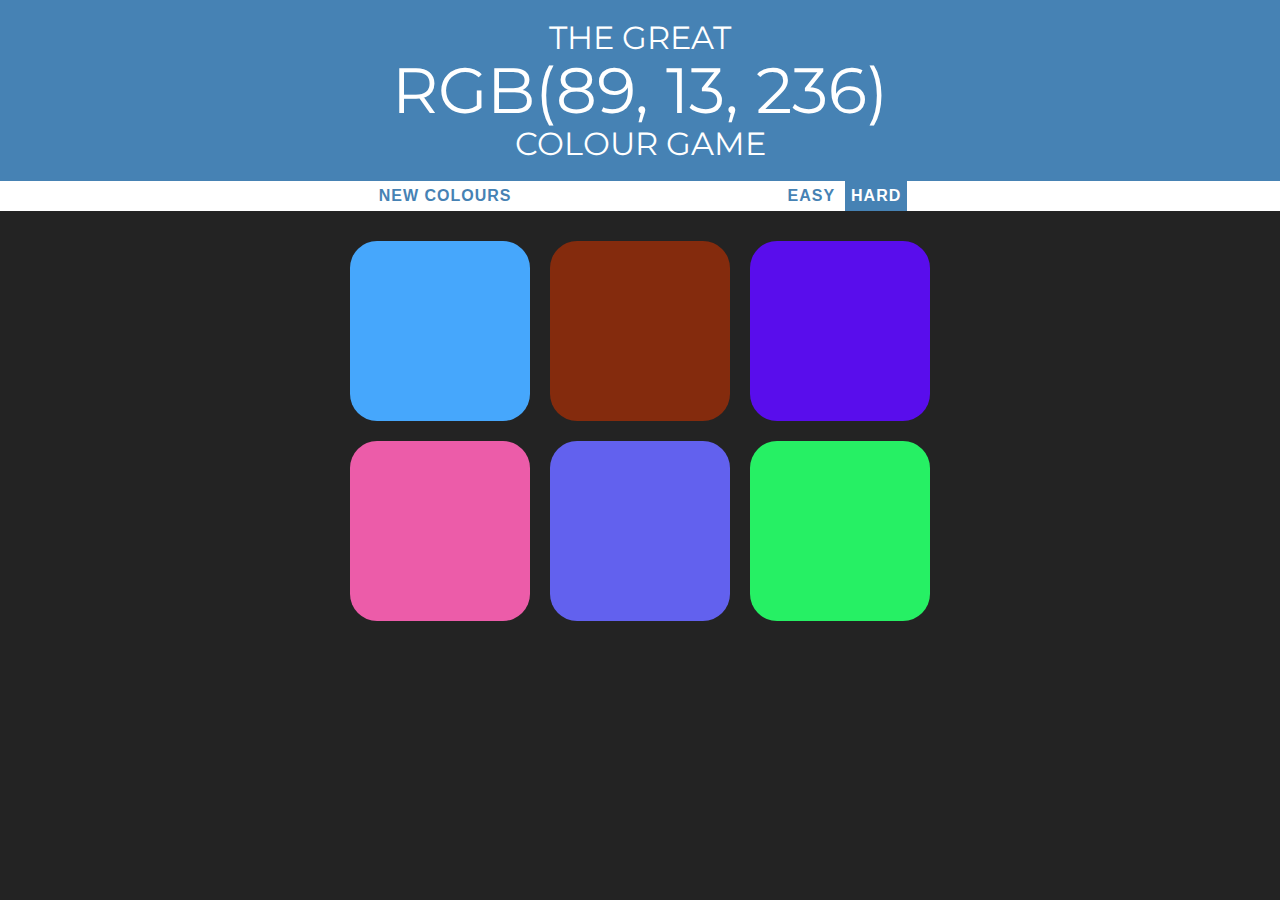
<file: The Web Developer Bootcamp/Colour Game/index.html>
<!DOCTYPE html>
<html lang="en">
    <head>
        <meta charset="UTF-8">
        <meta name="viewport" content="width=device-width, initial-scale=1.0">
        <title>Colour Game</title>
        <link href="https://fonts.googleapis.com/css2?family=Montserrat:ital,wght@0,100;0,200;0,300;0,400;0,500;0,600;0,700;0,800;0,900;1,100;1,200;1,300;1,400;1,500;1,600;1,700;1,800;1,900&display=swap" rel="stylesheet">
        <link rel="stylesheet" href="styles.css">
    </head>

    <body>
        <h1>The Great
            <br>
            <span id="color-display">RGB</span>
            <br>
            Colour Game
        </h1>

        <div id="stripe">
            <button id="reset">New Colours</button>
            <span id="message"></span>
            <button class="mode">Easy</button>
            <button class="mode selected">Hard</button>
        </div>

        <div id="container">
            <div class="square"></div>
            <div class="square"></div>
            <div class="square"></div>
            <div class="square"></div>
            <div class="square"></div>
            <div class="square"></div>
        </div>

        <script src="script.js"></script>
    </body>
</html>
</file>
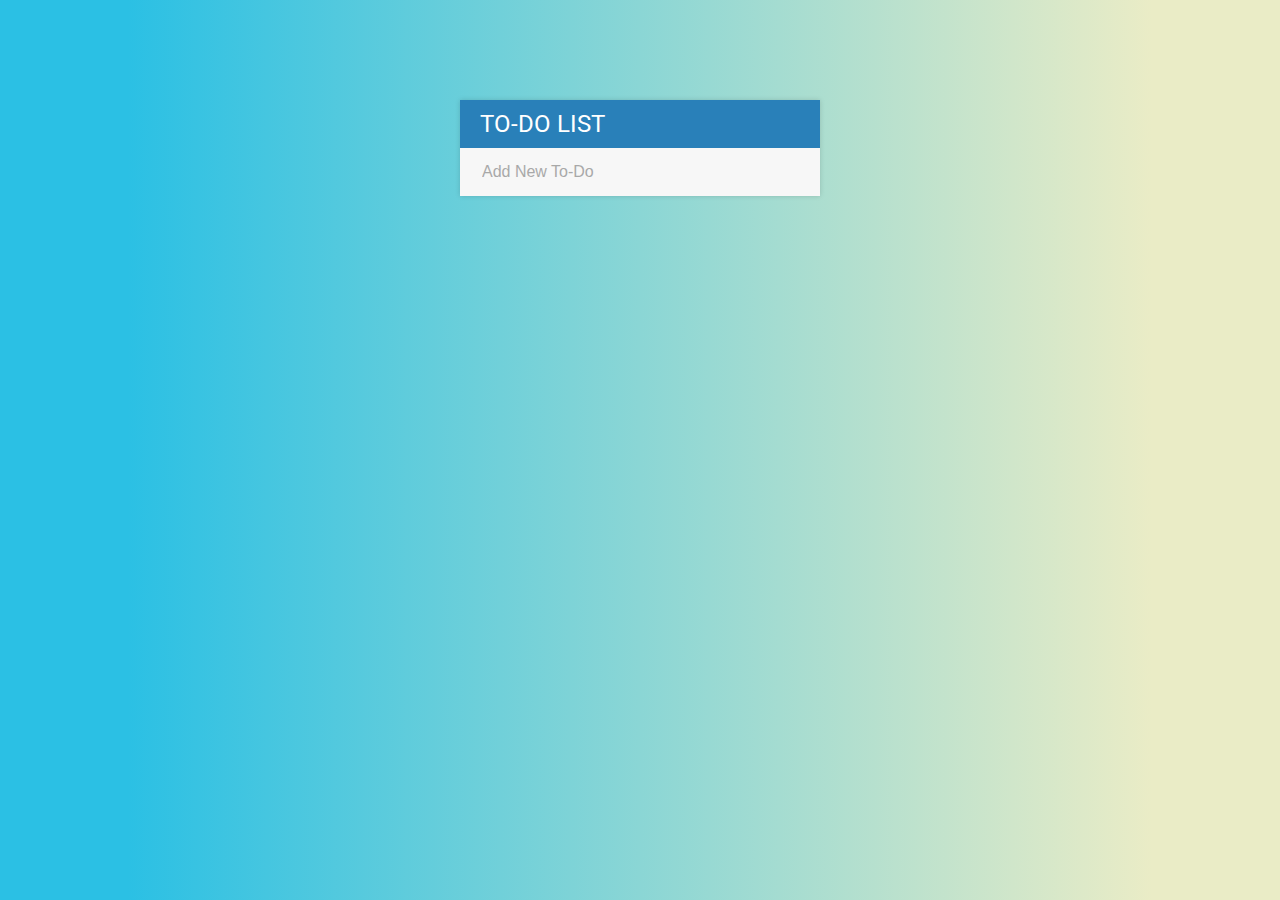
<file: The Web Developer Bootcamp/To Do List/index.html>
<!DOCTYPE html>
<html lang="en">
    <head>
        <meta charset="UTF-8">
        <meta name="viewport" content="width=device-width, initial-scale=1.0">
        <title>To Do List</title>
        <link href="https://fonts.googleapis.com/css2?family=Roboto:ital,wght@0,100;0,300;0,400;0,500;0,700;0,900;1,100;1,300;1,400;1,500;1,700;1,900&display=swap" rel="stylesheet">
        <link rel="stylesheet" href="https://use.fontawesome.com/releases/v5.14.0/css/all.css" integrity="sha384-HzLeBuhoNPvSl5KYnjx0BT+WB0QEEqLprO+NBkkk5gbc67FTaL7XIGa2w1L0Xbgc" crossorigin="anonymous">
        <link rel="stylesheet" href="./assets/css/styles.css">
        <script src="./assets/js/lib/jQuery/jquery-3.5.1.min.js"></script>
    </head>

    <body>
        <div id="container">
            <h1>To-Do List <i class="fa fa-plus"></i></h1>
            <input type="text" placeholder="Add New To-Do" maxlength="35">
            <ul></ul>
        </div>

        <script src="./assets/js/script.js"></script>
    </body>
</html>
</file>
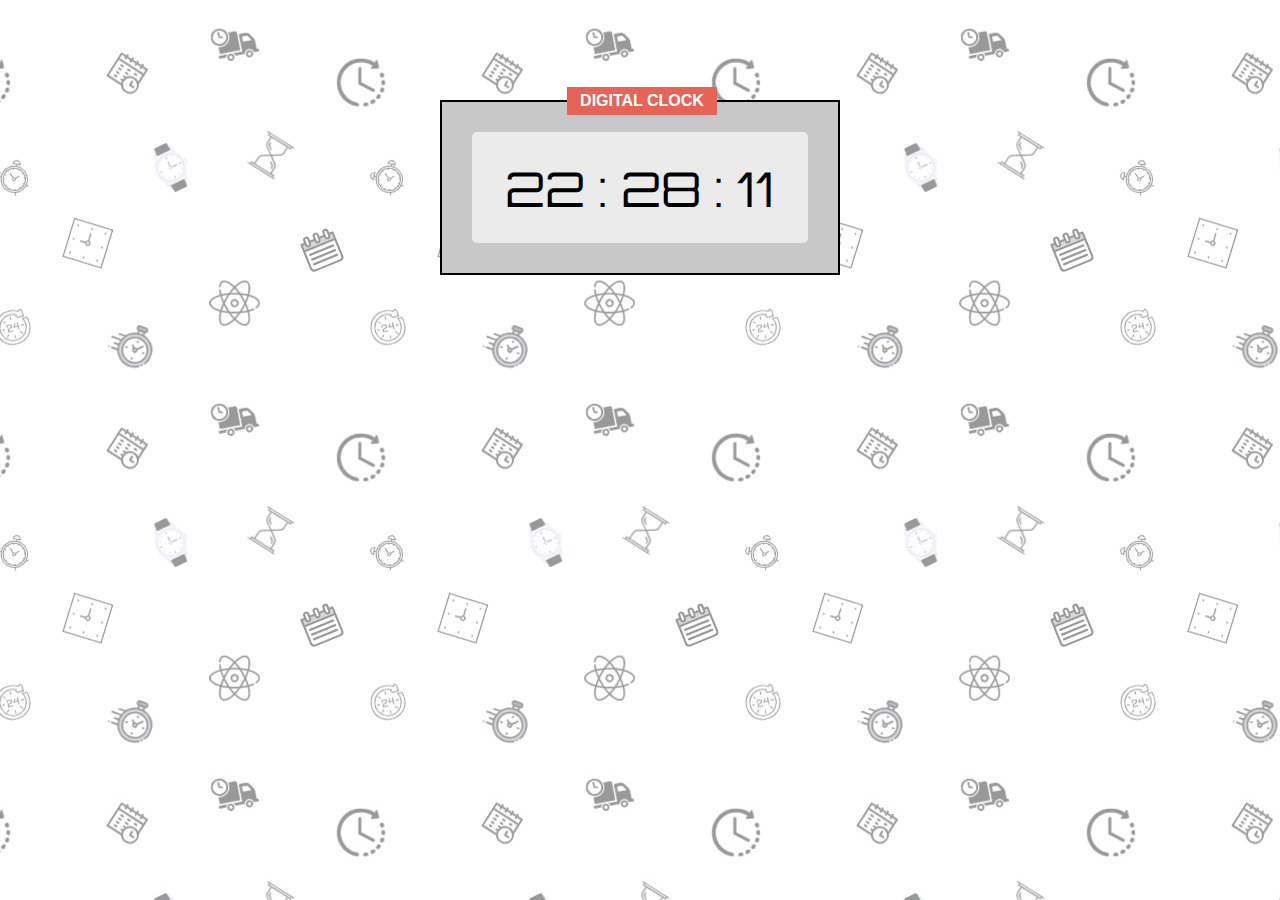
<file: YouTube/Digital-Clock/index.html>
<!DOCTYPE html>
<html>
    <head>
        <meta charset="UTF-8">
        <meta name="viewport" content="width=device-width, initial-scale=1">
        <link href="https://fonts.googleapis.com/css2?family=Orbitron:wght@400;600;900&display=swap" rel="stylesheet">
        <title>Digital Clock</title>
        <link rel="stylesheet" href="styles.css">
    </head>

    <body>

        <div class="main">
            <div class="badge">
                DIGITAL CLOCK
            </div>

            <div class="clock">
                <span id="hours">00</span>
                :
                <span id="minutes">00</span>
                :
                <span id="seconds">00</span>
            </div>
        </div>

        <script src="script.js"></script>
    </body>
</html>
</file>
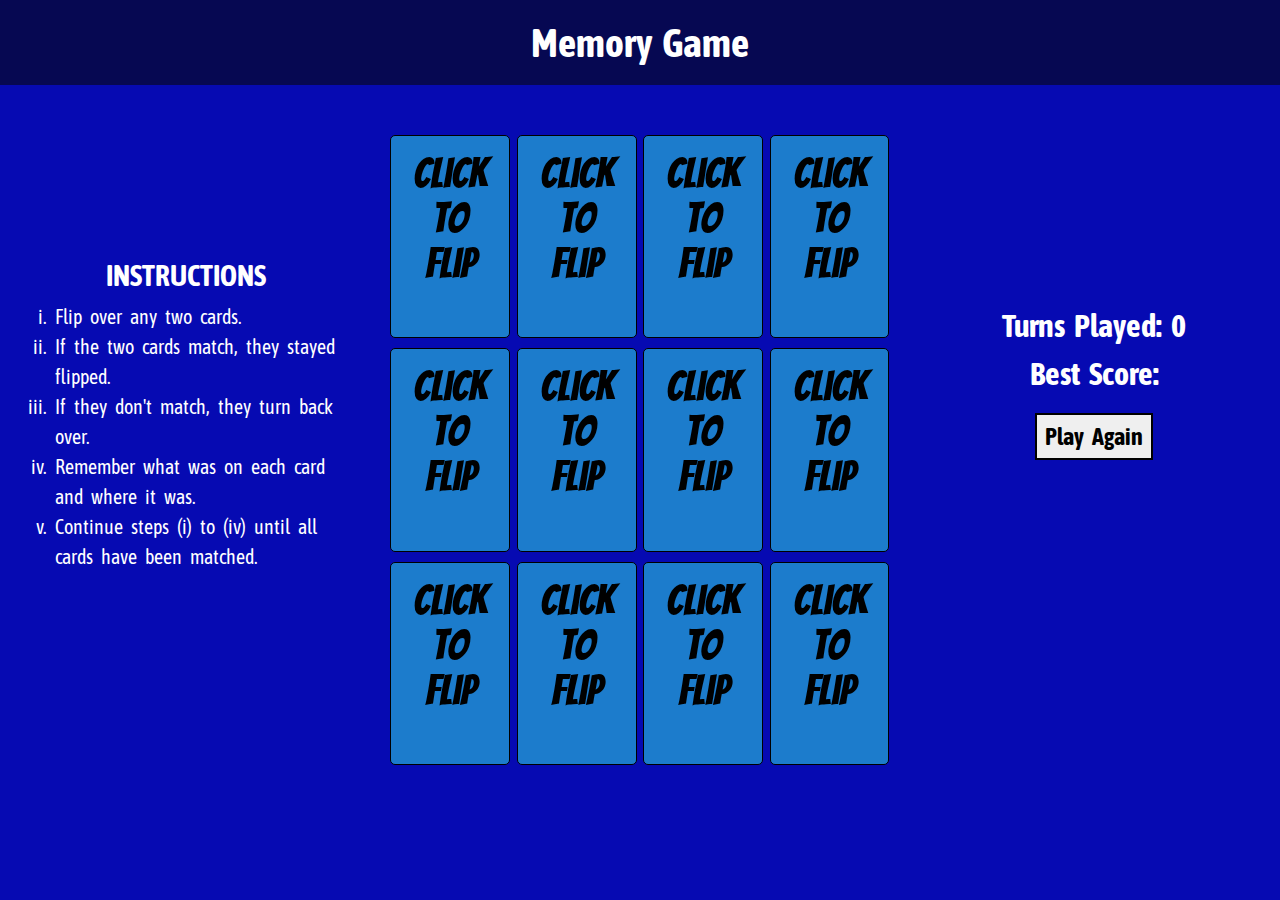
<file: YouTube/Memory-Game/index.html>
<!DOCTYPE html>
<html>

<head>
    <meta charset="UTF-8">
    <meta name="viewport" content="width=device-width, initial-scale=1">
    <link href="https://fonts.googleapis.com/css2?family=Asap+Condensed:ital,wght@0,400;0,700;1,400;1,700&display=swap" rel="stylesheet">
    <link href="https://fonts.googleapis.com/css2?family=Bangers&display=swap" rel="stylesheet">
    <title>Memory Game</title>
    <link rel="stylesheet" href="styles.css">
</head>

<body>

    <header>
        <h1>Memory Game</h1>
    </header>

    <div class="container">
        <section class="instructions">
            <h3>Instructions</h3>
            <ol>
                <li>Flip over any two cards.</li>
                <li>If the two cards match, they stayed flipped.</li>
                <li>If they don't match, they turn back over.</li>
                <li>Remember what was on each card and where it was.</li>
                <li>Continue steps (i) to (iv) until all cards have been matched.</li>
            </ol>
        </section>

        <section class="memory-game">
            <div class="memory-card" data-framework="apple">
                <img class="front-face" src="images/apple.png" alt="Apple"/>
                <p class="back-face">Click To Flip</p>
            </div>
            <div class="memory-card" data-framework="apple">
                <img class="front-face" src="images/apple.png" alt="Apple" />
                <p class="back-face">Click To Flip</p>
            </div>
            <div class="memory-card" data-framework="banana">
                <img class="front-face" src="images/banana.png" alt="Banana" />
                <p class="back-face">Click To Flip</p>
            </div>
            <div class="memory-card" data-framework="banana">
                <img class="front-face" src="images/banana.png" alt="Banana" />
                <p class="back-face">Click To Flip</p>
            </div>
            <div class="memory-card" data-framework="mango">
                <img class="front-face" src="images/mango.png" alt="Mango" />
                <p class="back-face">Click To Flip</p>
            </div>
            <div class="memory-card" data-framework="mango">
                <img class="front-face" src="images/mango.png" alt="Mango" />
                <p class="back-face">Click To Flip</p>
            </div>
            <div class="memory-card" data-framework="grapes">
                <img class="front-face" src="images/grapes.png" alt="Grapes" />
                <p class="back-face">Click To Flip</p>
            </div>
            <div class="memory-card" data-framework="grapes">
                <img class="front-face" src="images/grapes.png" alt="Grapes" />
                <p class="back-face">Click To Flip</p>
            </div>
            <div class="memory-card" data-framework="orange">
                <img class="front-face" src="images/orange.png" alt="Orange" />
                <p class="back-face">Click To Flip</p>
            </div>
            <div class="memory-card" data-framework="orange">
                <img class="front-face" src="images/orange.png" alt="Orange" />
                <p class="back-face">Click To Flip</p>
            </div>
            <div class="memory-card" data-framework="watermelon">
                <img class="front-face" src="images/watermelon.png" alt="Watermelon" />
                <p class="back-face">Click To Flip</p>
            </div>
            <div class="memory-card" data-framework="watermelon">
                <img class="front-face" src="images/watermelon.png" alt="Watermelon" />
                <p class="back-face">Click To Flip</p>
            </div>
        </section>

        <section class="info">
            <p id="turns-played">Turns Played: 0</p>
            <p id="best-score">Best Score: </p>
            <button onclick="playAgain()">Play Again</button>
        </section>
    </div>

    <script src="script.js"></script>
</body>

</html>
</file>
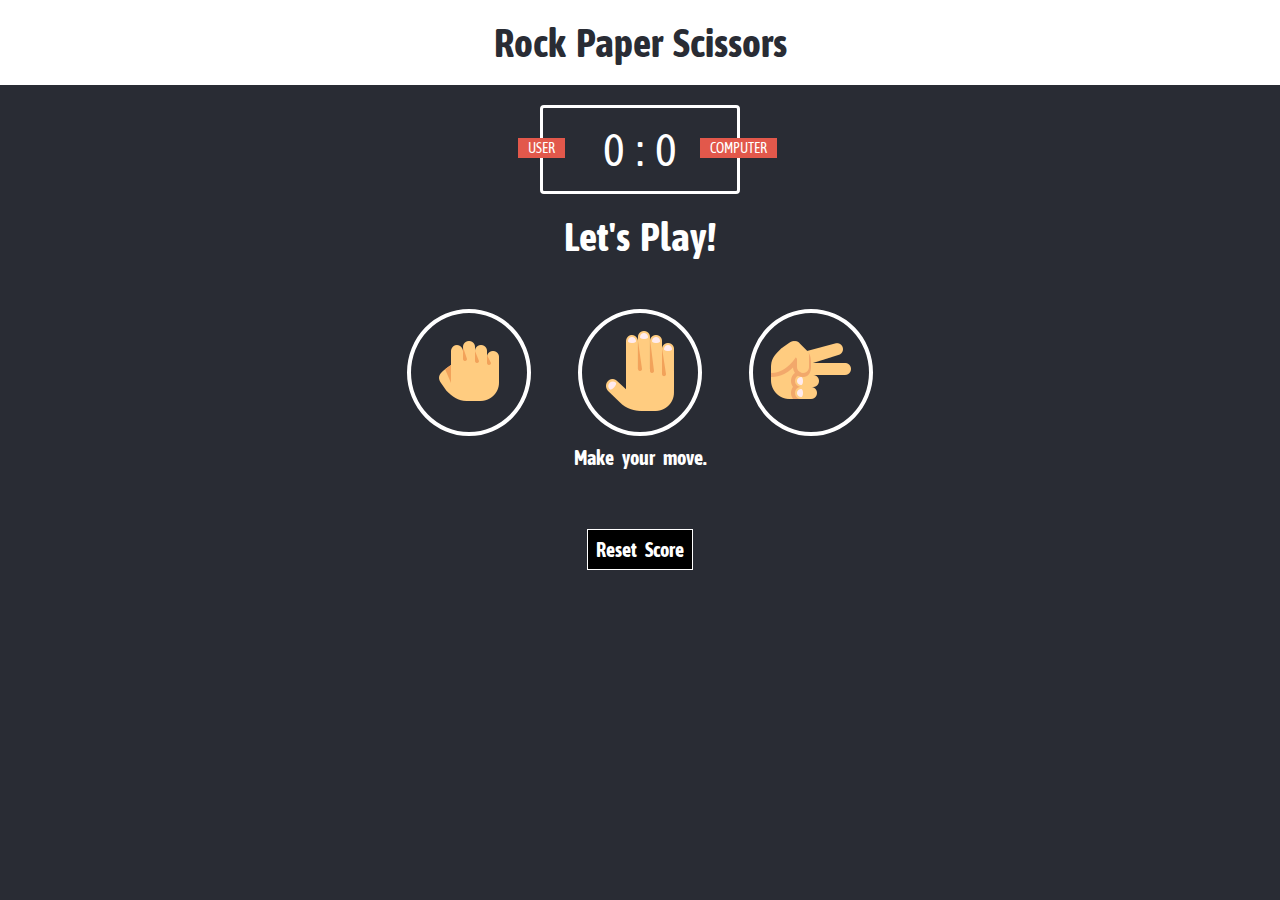
<file: YouTube/Rock-Paper-Scissors/index.html>
<!DOCTYPE html>
<html>
    <head>
        <meta charset="UTF-8">
        <meta name="viewport" content="width=device-width, initial-scale=1">
        <link href="https://fonts.googleapis.com/css2?family=Asap+Condensed:ital,wght@0,400;0,700;1,400;1,700&display=swap" rel="stylesheet">
        <title>Rock Paper Scissors</title>
        <link rel="stylesheet" href="styles.css">
    </head>

    <body>

        <header>
            <h1>Rock Paper Scissors</h1>
        </header>

        <div class="score-board">
            <div id="user-label" class="badge">user</div>
            <div id="computer-label" class="badge">computer</div>
            <span id="user-score">0</span>
            :
            <span id="computer-score">0</span>
        </div>

        <div class="results">
            <p class="user-choice"></p>
            <p class="computer-choice"></p>
            <p class="who-beats-who"></p>
            <p class="result">Let's Play!</p>
        </div>

        <div class="choices">
            <div id="r" class="choice">
                <img src="images/rock.png" alt="Rock">
            </div>
            <div id="p" class="choice">
                <img src="images/paper.png" alt="Paper">
            </div>
            <div id="s" class="choice">
                <img src="images/scissors.png" alt="Scissors">
            </div>
        </div>

        <p id="action-message">Make your move.</p>

        <button id="refresh">Reset Score</button>

        <script src="script.js"></script>

    </body>
</html>
</file>
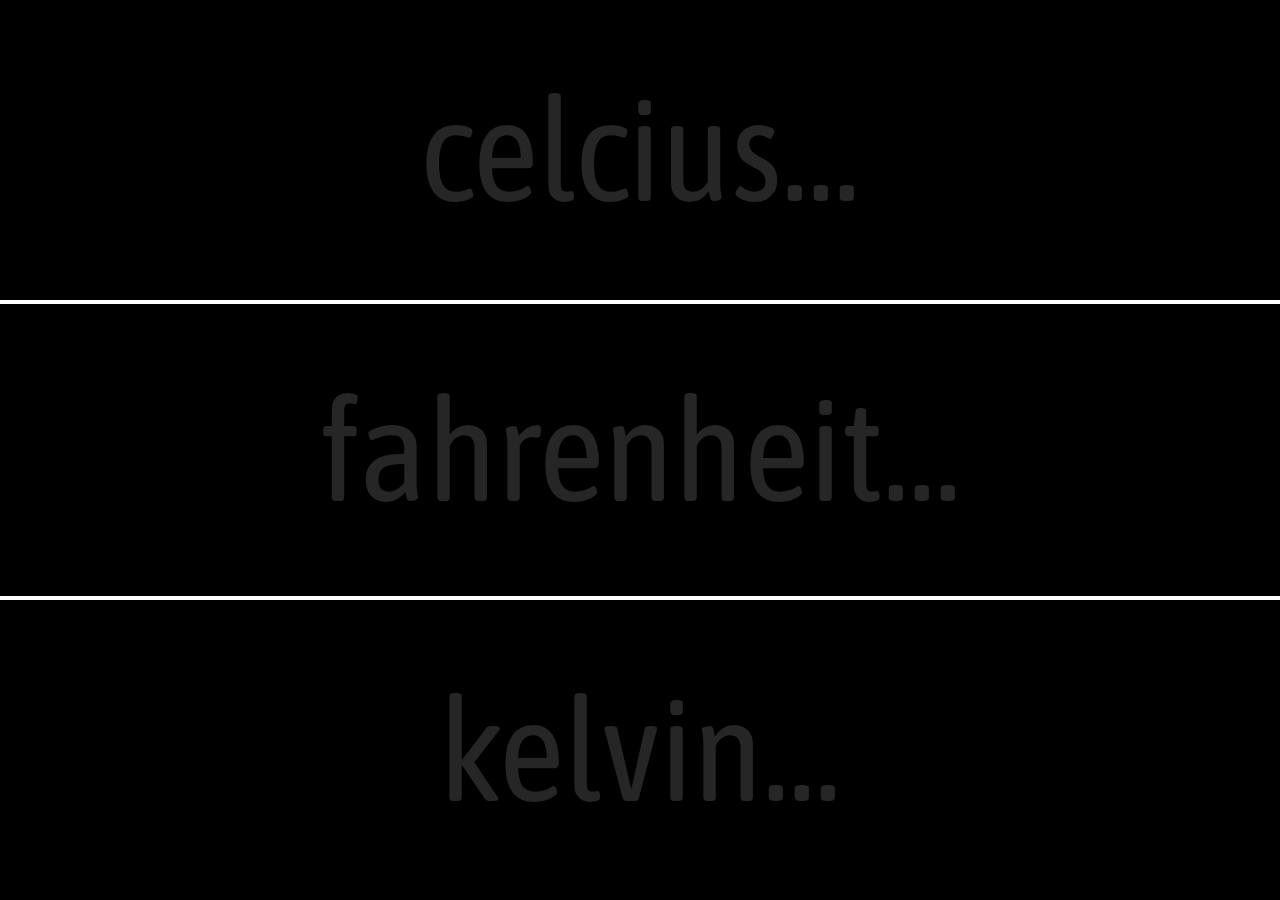
<file: YouTube/Temperature-Converter/index.html>
<!DOCTYPE html>
<html>

<head>
    <meta charset="UTF-8">
    <meta name="viewport" content="width=device-width, initial-scale=1">
    <link
        href="https://fonts.googleapis.com/css2?family=Asap+Condensed:ital,wght@0,400;0,500;0,600;0,700;1,400;1,500;1,600;1,700&display=swap"
        rel="stylesheet">
    <title>Temperature Converter</title>
    <link rel="stylesheet" href="styles.css">
</head>

<body>

    <div id="celcius">
        <input type="text" placeholder="celcius...">
    </div>

    <div id="fahrenheit">
        <input type="text" placeholder="fahrenheit...">
    </div>

    <div id="kelvin">
        <input type="text" placeholder="kelvin...">
    </div>

    <script src="script.js"></script>
</body>

</html>
</file>
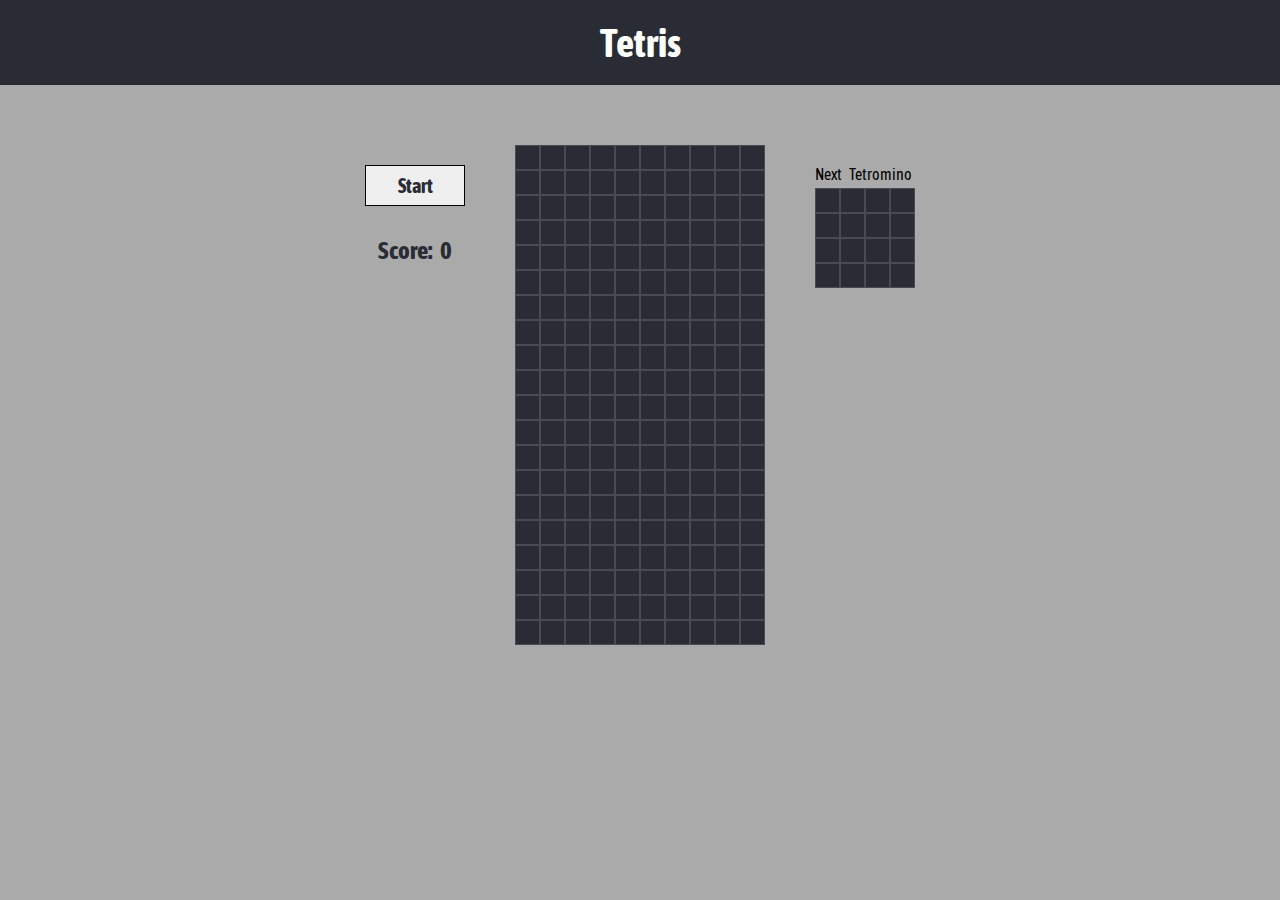
<file: YouTube/Tetris/index.html>
<!DOCTYPE html>
<html>

<head>
    <meta charset="UTF-8">
    <meta name="viewport" content="width=device-width, initial-scale=1">
    <link href="https://fonts.googleapis.com/css2?family=Asap+Condensed:ital,wght@0,400;0,700;1,400;1,700&display=swap" rel="stylesheet">
    <title>Tetris</title>
    <link rel="stylesheet" href="styles.css">
</head>

<body>

    <header>
        <h1>Tetris</h1>
    </header>
    
    <div class="container">
        <div class="game">

            <div class="col-1"> 
                <button id="start-button">Start</button>
                <h3>Score: <span id="score">0</span></h3>
            </div>

            <div class="grid col-2">
                <div class="square"></div>
                <div class="square"></div>
                <div class="square"></div>
                <div class="square"></div>
                <div class="square"></div>
                <div class="square"></div>
                <div class="square"></div>
                <div class="square"></div>
                <div class="square"></div>
                <div class="square"></div>
                <div class="square"></div>
                <div class="square"></div>
                <div class="square"></div>
                <div class="square"></div>
                <div class="square"></div>
                <div class="square"></div>
                <div class="square"></div>
                <div class="square"></div>
                <div class="square"></div>
                <div class="square"></div>
                <div class="square"></div>
                <div class="square"></div>
                <div class="square"></div>
                <div class="square"></div>
                <div class="square"></div>
                <div class="square"></div>
                <div class="square"></div>
                <div class="square"></div>
                <div class="square"></div>
                <div class="square"></div>
                <div class="square"></div>
                <div class="square"></div>
                <div class="square"></div>
                <div class="square"></div>
                <div class="square"></div>
                <div class="square"></div>
                <div class="square"></div>
                <div class="square"></div>
                <div class="square"></div>
                <div class="square"></div>
                <div class="square"></div>
                <div class="square"></div>
                <div class="square"></div>
                <div class="square"></div>
                <div class="square"></div>
                <div class="square"></div>
                <div class="square"></div>
                <div class="square"></div>
                <div class="square"></div>
                <div class="square"></div>
                <div class="square"></div>
                <div class="square"></div>
                <div class="square"></div>
                <div class="square"></div>
                <div class="square"></div>
                <div class="square"></div>
                <div class="square"></div>
                <div class="square"></div>
                <div class="square"></div>
                <div class="square"></div>
                <div class="square"></div>
                <div class="square"></div>
                <div class="square"></div>
                <div class="square"></div>
                <div class="square"></div>
                <div class="square"></div>
                <div class="square"></div>
                <div class="square"></div>
                <div class="square"></div>
                <div class="square"></div>
                <div class="square"></div>
                <div class="square"></div>
                <div class="square"></div>
                <div class="square"></div>
                <div class="square"></div>
                <div class="square"></div>
                <div class="square"></div>
                <div class="square"></div>
                <div class="square"></div>
                <div class="square"></div>
                <div class="square"></div>
                <div class="square"></div>
                <div class="square"></div>
                <div class="square"></div>
                <div class="square"></div>
                <div class="square"></div>
                <div class="square"></div>
                <div class="square"></div>
                <div class="square"></div>
                <div class="square"></div>
                <div class="square"></div>
                <div class="square"></div>
                <div class="square"></div>
                <div class="square"></div>
                <div class="square"></div>
                <div class="square"></div>
                <div class="square"></div>
                <div class="square"></div>
                <div class="square"></div>
                <div class="square"></div>
                <div class="square"></div>
                <div class="square"></div>
                <div class="square"></div>
                <div class="square"></div>
                <div class="square"></div>
                <div class="square"></div>
                <div class="square"></div>
                <div class="square"></div>
                <div class="square"></div>
                <div class="square"></div>
                <div class="square"></div>
                <div class="square"></div>
                <div class="square"></div>
                <div class="square"></div>
                <div class="square"></div>
                <div class="square"></div>
                <div class="square"></div>
                <div class="square"></div>
                <div class="square"></div>
                <div class="square"></div>
                <div class="square"></div>
                <div class="square"></div>
                <div class="square"></div>
                <div class="square"></div>
                <div class="square"></div>
                <div class="square"></div>
                <div class="square"></div>
                <div class="square"></div>
                <div class="square"></div>
                <div class="square"></div>
                <div class="square"></div>
                <div class="square"></div>
                <div class="square"></div>
                <div class="square"></div>
                <div class="square"></div>
                <div class="square"></div>
                <div class="square"></div>
                <div class="square"></div>
                <div class="square"></div>
                <div class="square"></div>
                <div class="square"></div>
                <div class="square"></div>
                <div class="square"></div>
                <div class="square"></div>
                <div class="square"></div>
                <div class="square"></div>
                <div class="square"></div>
                <div class="square"></div>
                <div class="square"></div>
                <div class="square"></div>
                <div class="square"></div>
                <div class="square"></div>
                <div class="square"></div>
                <div class="square"></div>
                <div class="square"></div>
                <div class="square"></div>
                <div class="square"></div>
                <div class="square"></div>
                <div class="square"></div>
                <div class="square"></div>
                <div class="square"></div>
                <div class="square"></div>
                <div class="square"></div>
                <div class="square"></div>
                <div class="square"></div>
                <div class="square"></div>
                <div class="square"></div>
                <div class="square"></div>
                <div class="square"></div>
                <div class="square"></div>
                <div class="square"></div>
                <div class="square"></div>
                <div class="square"></div>
                <div class="square"></div>
                <div class="square"></div>
                <div class="square"></div>
                <div class="square"></div>
                <div class="square"></div>
                <div class="square"></div>
                <div class="square"></div>
                <div class="square"></div>
                <div class="square"></div>
                <div class="square"></div>
                <div class="square"></div>
                <div class="square"></div>
                <div class="square"></div>
                <div class="square"></div>
                <div class="square"></div>
                <div class="square"></div>
                <div class="square"></div>
                <div class="square"></div>
                <div class="square"></div>
                <div class="square"></div>
                <div class="square"></div>
                <div class="square"></div>
                <div class="square"></div>
                <div class="square"></div>
                <div class="square"></div>
                <div class="square"></div>
                <div class="square"></div>
                
                <div class="taken"></div>
                <div class="taken"></div>
                <div class="taken"></div>
                <div class="taken"></div>
                <div class="taken"></div>
                <div class="taken"></div>
                <div class="taken"></div>
                <div class="taken"></div>
                <div class="taken"></div>
                <div class="taken"></div>
            </div>
        
            <div class="col-3">
                <p>Next Tetromino</p>
                <div class="mini-grid">
                    <div></div>
                    <div></div>
                    <div></div>
                    <div></div>
                    <div></div>
                    <div></div>
                    <div></div>
                    <div></div>
                    <div></div>
                    <div></div>
                    <div></div>
                    <div></div>
                    <div></div>
                    <div></div>
                    <div></div>
                    <div></div>
                </div>
            </div>
        
        </div>
    </div>

    <script src="script.js"></script>
</body>

</html>
</file>
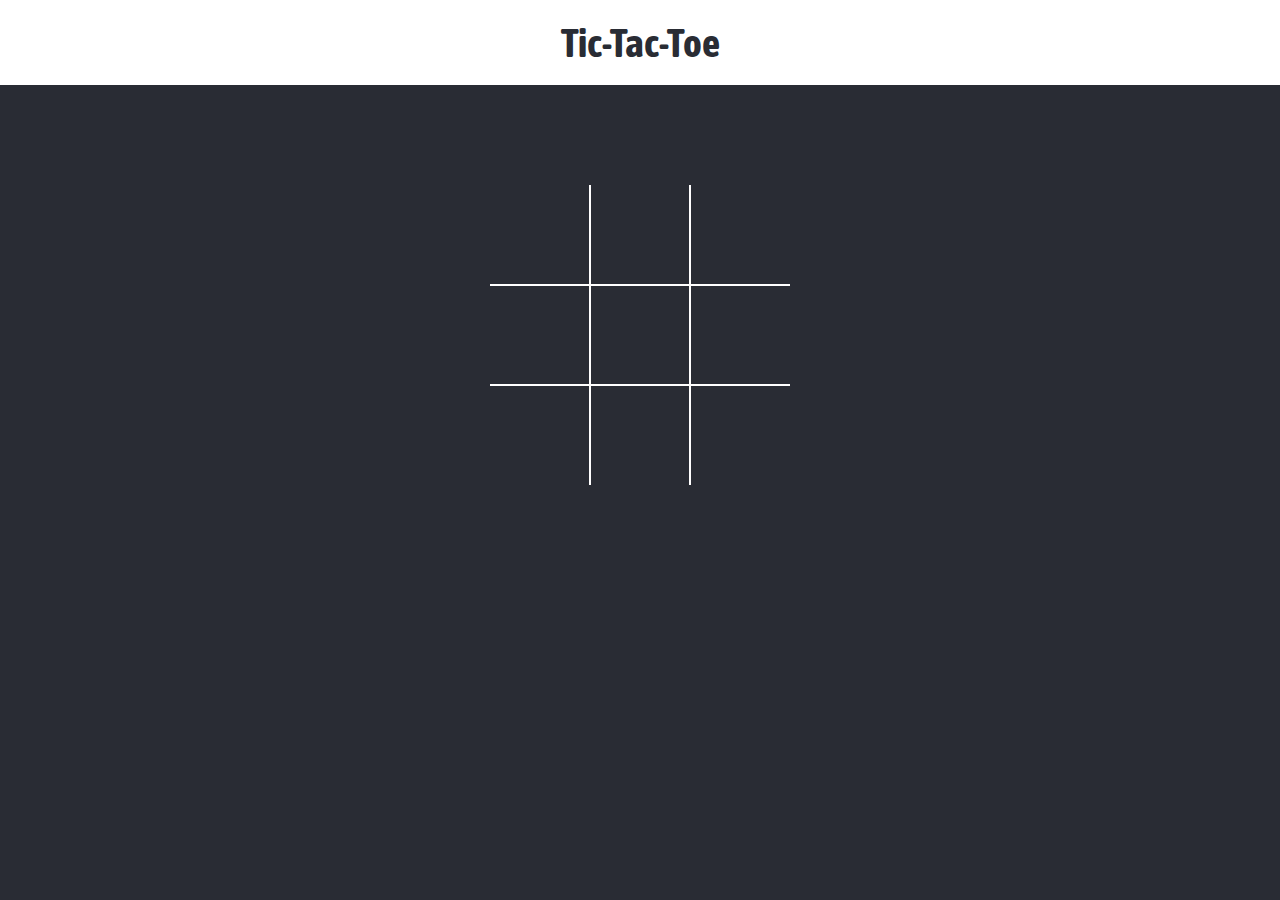
<file: YouTube/Tic-Tac-Toe/index.html>
<!DOCTYPE html>
<html>

<head>
    <meta charset="UTF-8">
    <meta name="viewport" content="width=device-width, initial-scale=1">
    <link href="https://fonts.googleapis.com/css2?family=Asap+Condensed:ital,wght@0,400;0,700;1,400;1,700&display=swap" rel="stylesheet">
    <link href="https://fonts.googleapis.com/css2?family=Comic+Neue:ital,wght@0,400;0,700;1,400;1,700&display=swap" rel="stylesheet">
    <title>Tic-Tac-Toe</title>
    <link rel="stylesheet" href="styles.css">
</head>

<body>

    <header>
        <h1>Tic-Tac-Toe</h1>
    </header>

    <table>
        <tr>
            <td id="0" class="cell"></td>
            <td id="1" class="cell"></td>
            <td id="2" class="cell"></td>
        </tr>
        <tr>
            <td id="3" class="cell"></td>
            <td id="4" class="cell"></td>
            <td id="5" class="cell"></td>
        </tr>
        <tr>
            <td id="6" class="cell"></td>
            <td id="7" class="cell"></td>
            <td id="8" class="cell"></td>
        </tr>
    </table>    

    <div class="end-game">
        <div class="text"></div>
        <button onclick="startGame()">Play Again</button>
    </div>

    <script src="script.js"></script>
</body>

</html>
</file>
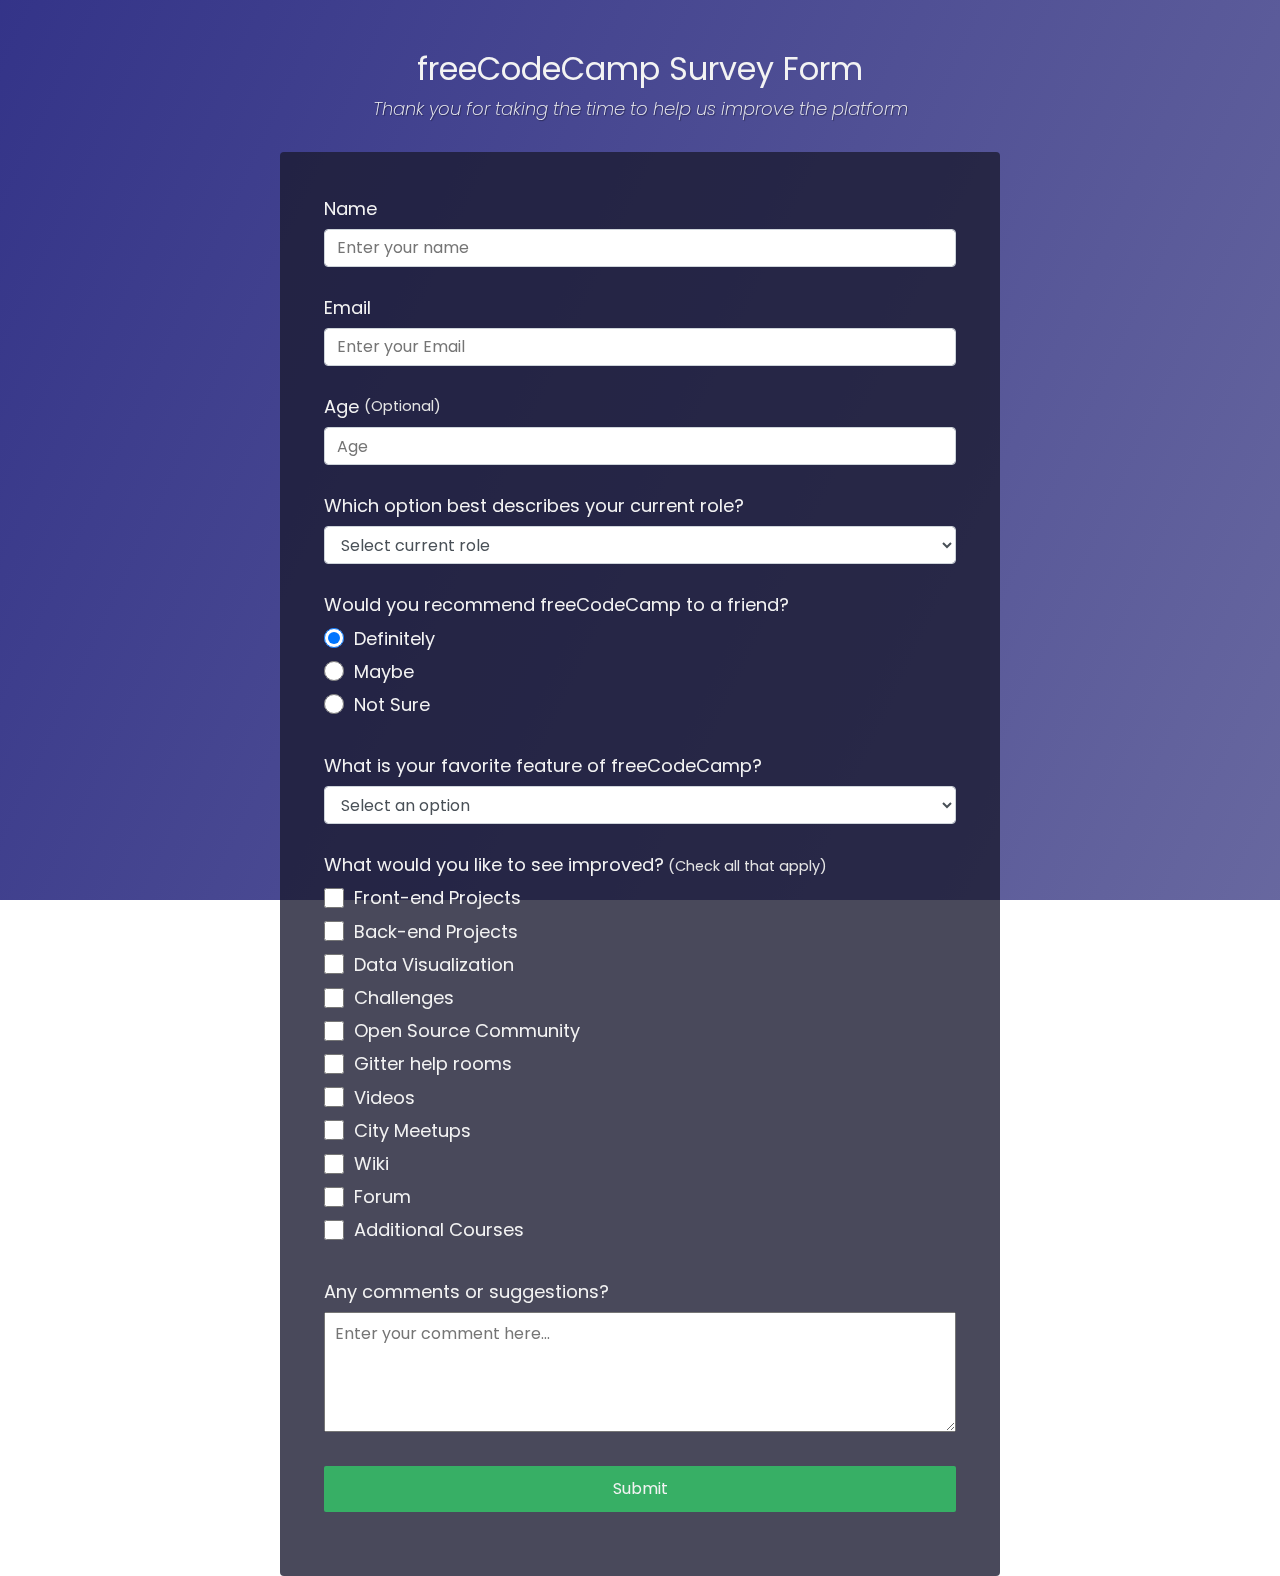
<file: freeCodeCamp.org/Responsive Web Design Projects/Survey Form/index.html>
<!DOCTYPE html>
<html>
    <head>
        <meta charset="UTF-8">
        <meta name="viewport" content="width=device-width, initial-scale=1">
        <link href="https://fonts.googleapis.com/css2?family=Poppins:ital,wght@0,100;0,200;0,300;0,400;0,500;0,600;0,700;0,800;0,900;1,100;1,200;1,300;1,400;1,500;1,600;1,700;1,800;1,900&display=swap" rel="stylesheet">
        <title>Survey Form</title>
        <link rel="stylesheet" href="styles.css">
    </head>

    <body>
        <div class="container">
            <header class="header">
                <h1 id="title" class="text-center">freeCodeCamp Survey Form</h1>
                <p id="description" class="description text-center">Thank you for taking the time to help us improve the platform</p>
            </header>

            <form id="survey-form">

                <div class="form-group">
                    <label id="name-label" for="name">Name</label>
                    <input type="text" name="name" id="name" class="form-control" placeholder="Enter your name" required>
                </div>

                <div class="form-group">
                    <label id="email-label" for="email">Email</label>
                    <input type="email" name="email" id="email" class="form-control" placeholder="Enter your Email" required>
                </div>

                <div class="form-group">
                    <label id="number-label" for="number">Age&nbsp;<span class="clue">(Optional)</span></label>
                    <input type="number" name="age" id="number" max="99" min="10" class="form-control" placeholder="Age">
                </div>

                <div class="form-group">
                    <p>Which option best describes your current role?</p>
                    <select id="dropdown" name="role" class="form-control">
                        <option value selected disabled>Select current role</option>
                        <option value="student">Student</option>
                        <option value="job">Full time job</option>
                        <option value="learner">Full time learner</option>
                        <option value="preferNo">Prefer not to say</option>
                        <option value="other">Other</option>
                    </select>
                </div>

                <div class="form-group">
                    <p>Would you recommend freeCodeCamp to a friend?</p>
                    <label><input type="radio" class="input-radio" name="user-recommend" value="definitely" checked>Definitely</label>
                    <label><input type="radio" class="input-radio" name="user-recommend" value="maybe">Maybe</label>
                    <label><input type="radio" class="input-radio" name="user-recommend" value="Not-sure">Not Sure</label>
                </div>

                <div class="form-group">
                    <p>What is your favorite feature of freeCodeCamp?</p>
                    <select id="most-like" name="mostLike" class="form-control" required>
                        <option value selected disabled>Select an option</option>
                        <option value="challenges">Challenges</option>
                        <option value="projects">Projects</option>
                        <option value="community">Community</option>
                        <option value="open-source">Open Source</option>
                    </select>
                </div>

                <div class="form-group">
                    <p>What would you like to see improved?<span class="clue"> (Check all that apply)</span></p>
                    <label><input name="prefer" class="input-checkbox" type="checkbox" value="front-end-projects">Front-end Projects</label>
                    <label><input name="prefer" class="input-checkbox" type="checkbox" value="back-end-projects">Back-end Projects</label>
                    <label><input name="prefer" class="input-checkbox" type="checkbox" value="data-visualization">Data Visualization</label>
                    <label><input name="prefer" class="input-checkbox" type="checkbox" value="challenges">Challenges</label>
                    <label><input name="prefer" class="input-checkbox" type="checkbox" value="open-source-community">Open Source Community</label>
                    <label><input name="prefer" class="input-checkbox" type="checkbox" value="gitter-help-rooms">Gitter help rooms</label>
                    <label><input name="prefer" class="input-checkbox" type="checkbox" value="videos">Videos</label>
                    <label><input name="prefer" class="input-checkbox" type="checkbox" value="city-meetups">City Meetups</label>
                    <label><input name="prefer" class="input-checkbox" type="checkbox" value="wiki">Wiki</label>               
                    <label><input name="prefer" class="input-checkbox" type="checkbox" value="forum">Forum</label>
                    <label><input name="prefer" class="input-checkbox" type="checkbox" value="additional-courses">Additional Courses</label>
                </div>

                <div class="form-group">
                    <p>Any comments or suggestions?</p>
                    <textarea id="comments" class="input-textarea" name="comment" placeholder="Enter your comment here..."></textarea>
                </div>
                <div class="form-group">
                    <button type="submit" id="submit" class="submit-button">Submit</button>
                </div>

            </form>
        </div>
    </body>
</html>
</file>
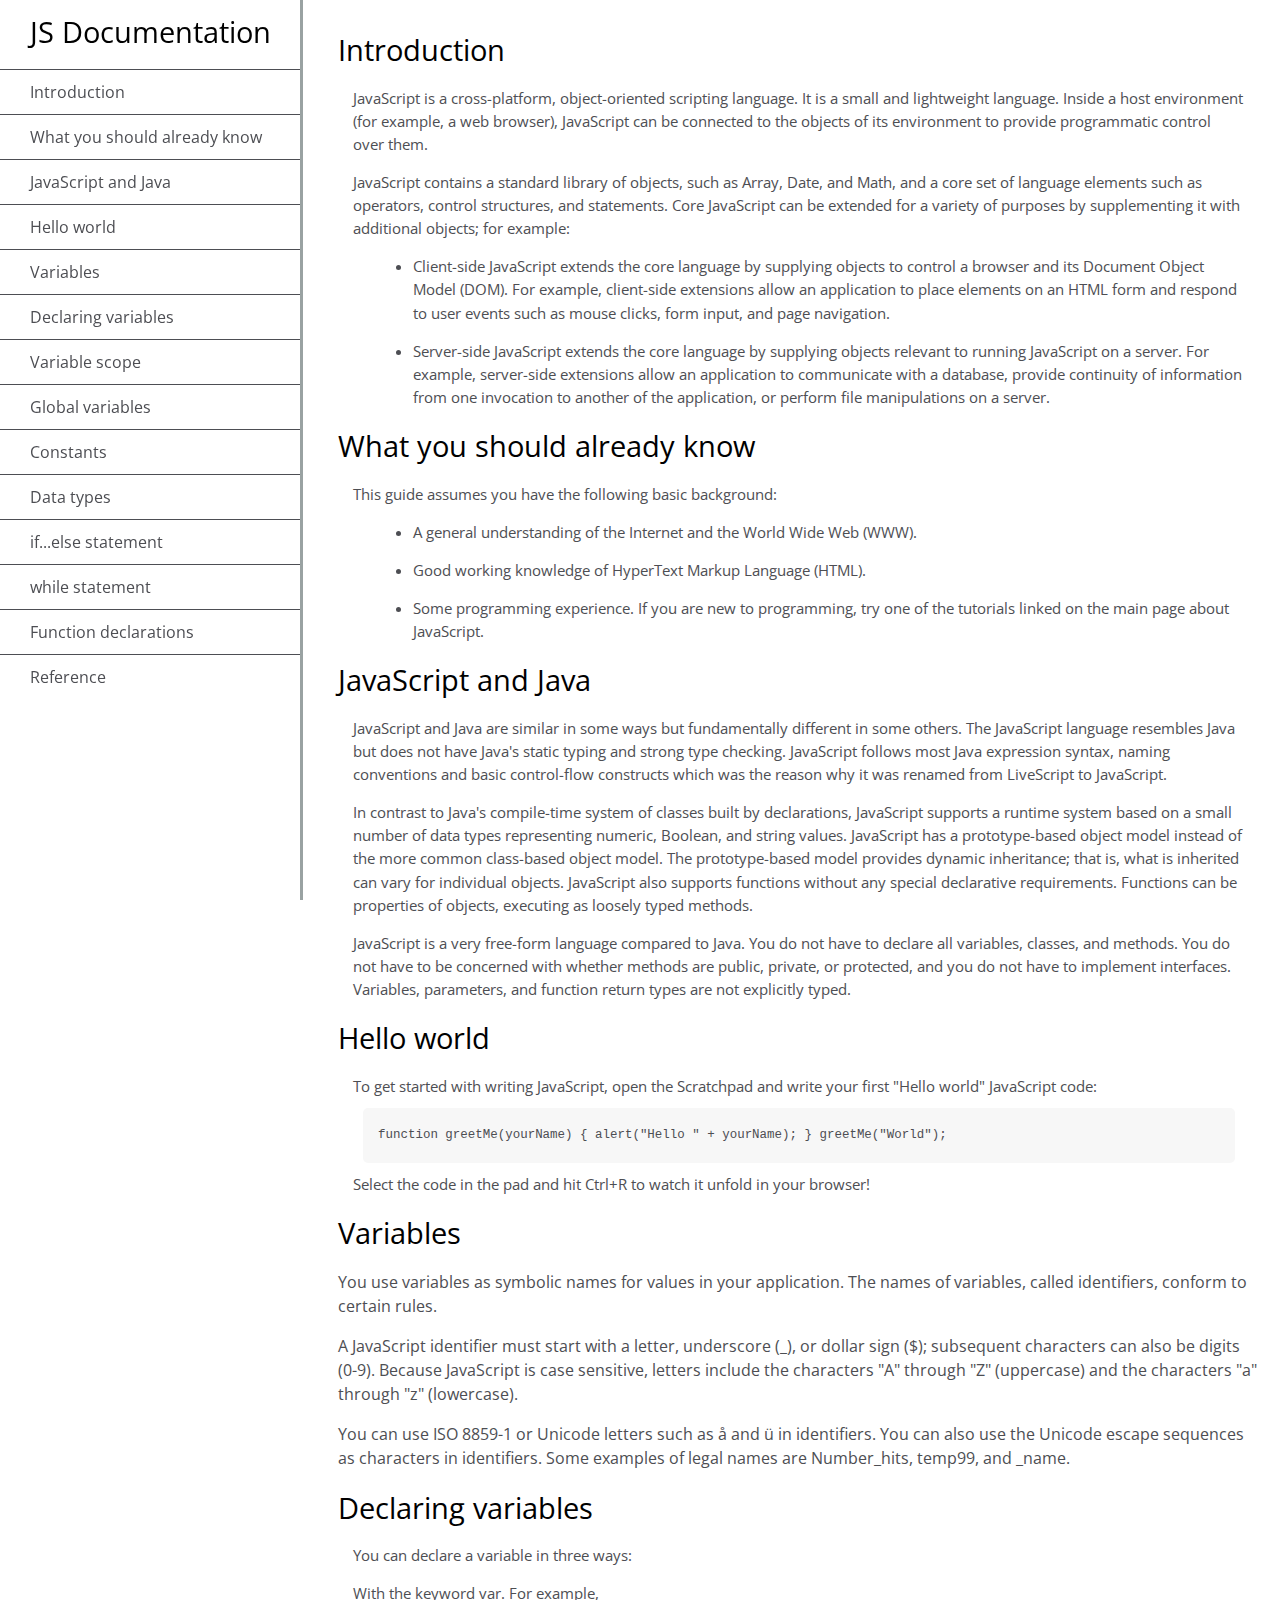
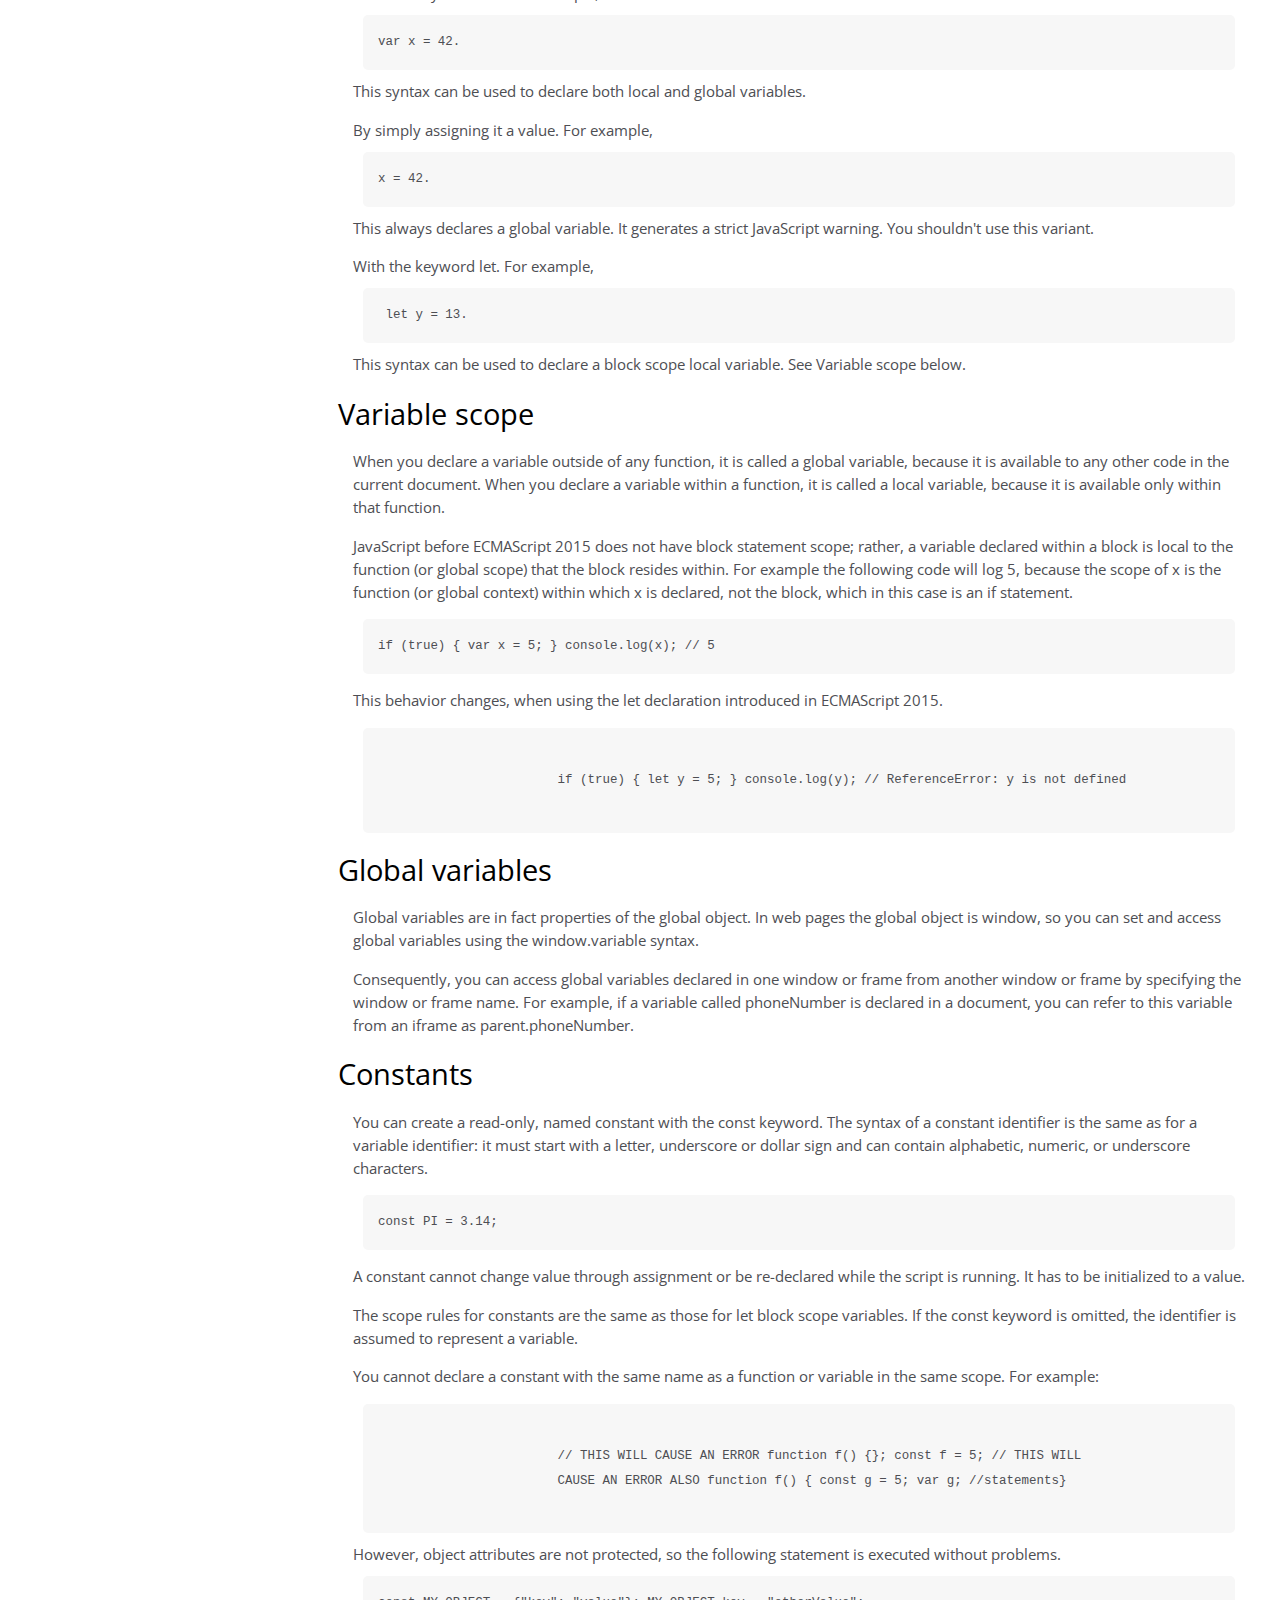
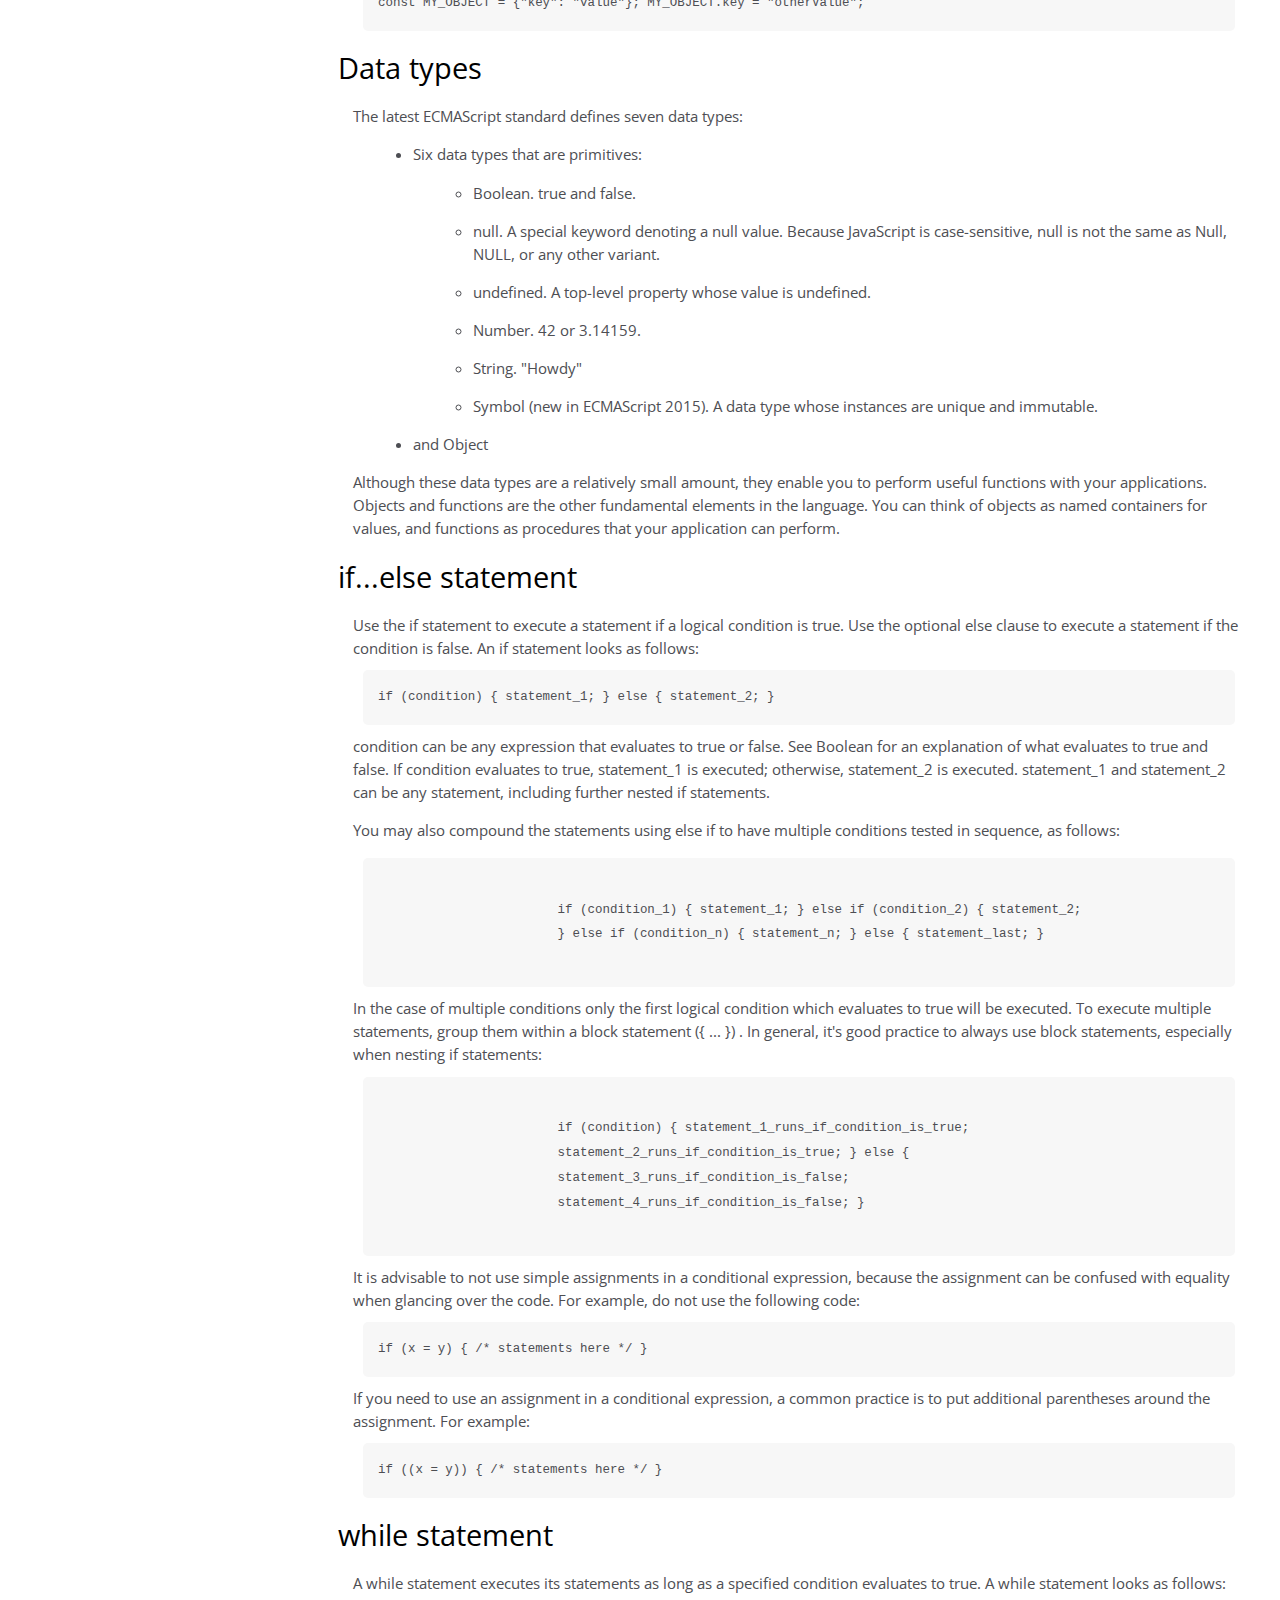
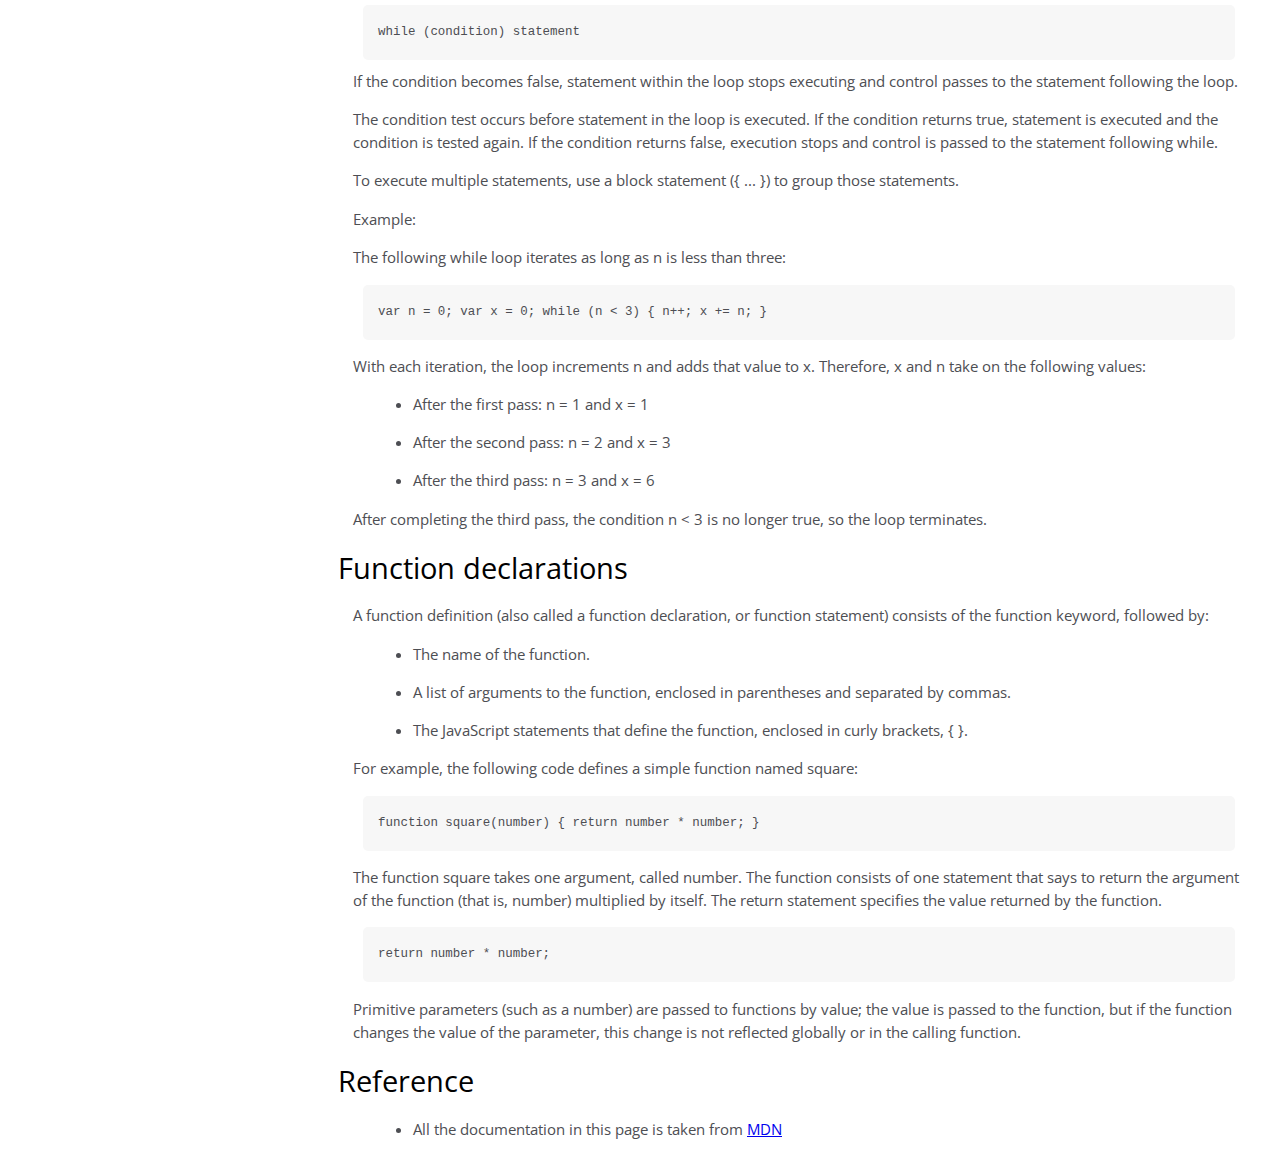
<file: freeCodeCamp.org/Responsive Web Design Projects/Technical Documentation Page/index.html>
<!DOCTYPE html>
<html>
    <head>
        <meta charset="UTF-8">
        <meta name="viewport" content="width=device-width, initial-scale=1">
        <link href="https://fonts.googleapis.com/css2?family=Open+Sans:ital,wght@0,300;0,400;0,600;0,700;0,800;1,300;1,400;1,600;1,700;1,800&display=swap" rel="stylesheet">
        <title>Technical Documentation Page</title>
        <link rel="stylesheet" href="styles.css">
    </head>

    <body>

        <nav id="navbar">
            <header>JS Documentation</header>
            <ul>
                <li><a class="nav-link" href="#Introduction">Introduction</a></li>
                <li><a class="nav-link" href="#What_you_should_already_know">What you should already know</a></li>
                <li><a class="nav-link" href="#JavaScript_and_Java">JavaScript and Java</a></li>
                <li><a class="nav-link" href="#Hello_world">Hello world</a></li>
                <li><a class="nav-link" href="#Variables">Variables</a></li>
                <li><a class="nav-link" href="#Declaring_variables">Declaring variables</a></li>
                <li><a class="nav-link" href="#Variable_scope">Variable scope</a></li>
                <li><a class="nav-link" href="#Global_variables">Global variables</a></li>
                <li><a class="nav-link" href="#Constants">Constants</a></li>
                <li><a class="nav-link" href="#Data_types">Data types</a></li>
                <li><a class="nav-link" href="#if...else_statement">if...else statement</a></li>
                <li><a class="nav-link" href="#while_statement">while statement</a></li>
                <li><a class="nav-link" href="#Function_declarations">Function declarations</a></li>
                <li><a class="nav-link" href="#Reference">Reference</a></li>
            </ul>
        </nav>
        
        <main id="main-doc">
            <section class="main-section" id="Introduction">
                <header>Introduction</header>
                <article>
                    <p>
                        JavaScript is a cross-platform, object-oriented scripting language. It
                        is a small and lightweight language. Inside a host environment (for
                        example, a web browser), JavaScript can be connected to the objects of
                        its environment to provide programmatic control over them.
                    </p>
            
                    <p>
                        JavaScript contains a standard library of objects, such as Array, Date,
                        and Math, and a core set of language elements such as operators, control
                        structures, and statements. Core JavaScript can be extended for a
                        variety of purposes by supplementing it with additional objects; for
                        example:
                    </p>
                    <ul>
                        <li>
                            Client-side JavaScript extends the core language by supplying objects
                            to control a browser and its Document Object Model (DOM). For example,
                            client-side extensions allow an application to place elements on an
                            HTML form and respond to user events such as mouse clicks, form input,
                            and page navigation.
                        </li>
                        <li>
                            Server-side JavaScript extends the core language by supplying objects
                            relevant to running JavaScript on a server. For example, server-side
                            extensions allow an application to communicate with a database,
                            provide continuity of information from one invocation to another of
                            the application, or perform file manipulations on a server.
                        </li>
                    </ul>
                </article>
            </section>

            <section class="main-section" id="What_you_should_already_know">
                <header>What you should already know</header>
                <article>
                    <p>This guide assumes you have the following basic background:</p>
                    <ul>
                        <li>A general understanding of the Internet and the World Wide Web (WWW).</li>
                        <li>Good working knowledge of HyperText Markup Language (HTML).</li>
                        <li>Some programming experience. If you are new to programming, try one of the tutorials linked on the main page about JavaScript.</li>
                    </ul>
                </article>
            </section>

            <section class="main-section" id="JavaScript_and_Java">
                <header>JavaScript and Java</header>
                <article>
                    <p>
                    JavaScript and Java are similar in some ways but fundamentally different
                    in some others. The JavaScript language resembles Java but does not have
                    Java's static typing and strong type checking. JavaScript follows most
                    Java expression syntax, naming conventions and basic control-flow
                    constructs which was the reason why it was renamed from LiveScript to
                    JavaScript.
                    </p>
                    <p>
                    In contrast to Java's compile-time system of classes built by
                    declarations, JavaScript supports a runtime system based on a small
                    number of data types representing numeric, Boolean, and string values.
                    JavaScript has a prototype-based object model instead of the more common
                    class-based object model. The prototype-based model provides dynamic
                    inheritance; that is, what is inherited can vary for individual objects.
                    JavaScript also supports functions without any special declarative
                    requirements. Functions can be properties of objects, executing as
                    loosely typed methods.
                    </p>
                    <p>
                    JavaScript is a very free-form language compared to Java. You do not
                    have to declare all variables, classes, and methods. You do not have to
                    be concerned with whether methods are public, private, or protected, and
                    you do not have to implement interfaces. Variables, parameters, and
                    function return types are not explicitly typed.
                    </p>
                </article>
            </section>

            <section class="main-section" id="Hello_world">
                <header>Hello world</header>
                <article>
                    To get started with writing JavaScript, open the Scratchpad and write your
                    first "Hello world" JavaScript code:

                    <code>function greetMe(yourName) { alert("Hello " + yourName); } greetMe("World");</code>
            
                    Select the code in the pad and hit Ctrl+R to watch it unfold in your
                    browser!
                </article>
            </section>

            <section class="main-section" id="Variables">
                <header>Variables</header>
                <p>
                    You use variables as symbolic names for values in your application. The
                    names of variables, called identifiers, conform to certain rules.
                </p>
                <p>
                    A JavaScript identifier must start with a letter, underscore (_), or
                    dollar sign ($); subsequent characters can also be digits (0-9). Because
                    JavaScript is case sensitive, letters include the characters "A" through
                    "Z" (uppercase) and the characters "a" through "z" (lowercase).
                </p>
                <p>
                    You can use ISO 8859-1 or Unicode letters such as å and ü in identifiers.
                    You can also use the Unicode escape sequences as characters in
                    identifiers. Some examples of legal names are Number_hits, temp99, and
                    _name.
                </p>
            </section>

            <section class="main-section" id="Declaring_variables">
                <header>Declaring variables</header>
                <article>
                    You can declare a variable in three ways:
                    <p>
                        With the keyword var. For example, <code>var x = 42.</code> This syntax
                        can be used to declare both local and global variables.
                    </p>
                    <p>
                        By simply assigning it a value. For example, <code>x = 42.</code> This
                        always declares a global variable. It generates a strict JavaScript
                        warning. You shouldn't use this variant.
                    </p>
                    <p>
                        With the keyword let. For example,<code> let y = 13.</code> This syntax
                        can be used to declare a block scope local variable. See Variable scope
                        below.
                    </p>
                </article>
            </section>

            <section class="main-section" id="Variable_scope">
                <header>Variable scope</header>
                <article>
                    <p>
                        When you declare a variable outside of any function, it is called a
                        global variable, because it is available to any other code in the
                        current document. When you declare a variable within a function, it is
                        called a local variable, because it is available only within that
                        function.
                    </p>
            
                    <p>
                        JavaScript before ECMAScript 2015 does not have block statement scope;
                        rather, a variable declared within a block is local to the function (or
                        global scope) that the block resides within. For example the following
                        code will log 5, because the scope of x is the function (or global
                        context) within which x is declared, not the block, which in this case
                        is an if statement.
                    </p>
                    <code>if (true) { var x = 5; } console.log(x); // 5</code>
                    <p>
                        This behavior changes, when using the let declaration introduced in
                        ECMAScript 2015.
                    </p>
            
                    <code>
                        if (true) { let y = 5; } console.log(y); // ReferenceError: y is not defined
                    </code>
                </article>
            </section>

            <section class="main-section" id="Global_variables">
                <header>Global variables</header>
                <article>
                    <p>
                        Global variables are in fact properties of the global object. In web
                        pages the global object is window, so you can set and access global
                        variables using the window.variable syntax.
                    </p>
                    <p>
                        Consequently, you can access global variables declared in one window or
                        frame from another window or frame by specifying the window or frame
                        name. For example, if a variable called phoneNumber is declared in a
                        document, you can refer to this variable from an iframe as
                        parent.phoneNumber.
                    </p>
                </article>
            </section>

            <section class="main-section" id="Constants">
                <header>Constants</header>
                <article>
                    <p>
                        You can create a read-only, named constant with the const keyword. The
                        syntax of a constant identifier is the same as for a variable
                        identifier: it must start with a letter, underscore or dollar sign and
                        can contain alphabetic, numeric, or underscore characters.
                    </p>
                    <code>const PI = 3.14;</code>
                    <p>
                        A constant cannot change value through assignment or be re-declared
                        while the script is running. It has to be initialized to a value.
                    </p>
                    <p>
                        The scope rules for constants are the same as those for let block scope
                        variables. If the const keyword is omitted, the identifier is assumed to
                        represent a variable.
                    </p>
                    <p>
                        You cannot declare a constant with the same name as a function or
                        variable in the same scope. For example:
                    </p>
                    <code>
                        // THIS WILL CAUSE AN ERROR function f() {}; const f = 5; // THIS WILL
                        CAUSE AN ERROR ALSO function f() { const g = 5; var g; //statements}
                    </code>

                    However, object attributes are not protected, so the following statement
                    is executed without problems.

                    <code>const MY_OBJECT = {"key": "value"}; MY_OBJECT.key = "otherValue";</code>
                </article>
            </section>

            <section class="main-section" id="Data_types">
                <header>Data types</header>
                <article>
                    <p>The latest ECMAScript standard defines seven data types:</p>
                    <ul>
                        <li>
                            <p>Six data types that are primitives:</p>
                            <ul>
                                <li>Boolean. true and false.</li>
                                <li>
                                    null. A special keyword denoting a null value. Because JavaScript
                                    is case-sensitive, null is not the same as Null, NULL, or any
                                    other variant.
                                </li>
                                <li>undefined. A top-level property whose value is undefined.</li>
                                <li>Number. 42 or 3.14159.</li>
                                <li>String. "Howdy"</li>
                                <li>
                                    Symbol (new in ECMAScript 2015). A data type whose instances are
                                    unique and immutable.
                                </li>
                            </ul>
                        </li>
                        <li>and Object</li>
                    </ul>

                    Although these data types are a relatively small amount, they enable you
                    to perform useful functions with your applications. Objects and functions
                    are the other fundamental elements in the language. You can think of
                    objects as named containers for values, and functions as procedures that
                    your application can perform.
                </article>
            </section>

            <section class="main-section" id="if...else_statement">
                <header>if...else statement</header>
                <article>
                    Use the if statement to execute a statement if a logical condition is
                    true. Use the optional else clause to execute a statement if the condition
                    is false. An if statement looks as follows:
            
                    <code>if (condition) { statement_1; } else { statement_2; }</code>

                    condition can be any expression that evaluates to true or false. See
                    Boolean for an explanation of what evaluates to true and false. If
                    condition evaluates to true, statement_1 is executed; otherwise,
                    statement_2 is executed. statement_1 and statement_2 can be any statement,
                    including further nested if statements.

                    <p>
                        You may also compound the statements using else if to have multiple
                        conditions tested in sequence, as follows:
                    </p>
                    <code>
                        if (condition_1) { statement_1; } else if (condition_2) { statement_2;
                        } else if (condition_n) { statement_n; } else { statement_last; }
                    </code>
                    
                    In the case of multiple conditions only the first logical condition which
                    evaluates to true will be executed. To execute multiple statements, group
                    them within a block statement ({ ... }) . In general, it's good practice
                    to always use block statements, especially when nesting if statements:
            
                    <code>
                        if (condition) { statement_1_runs_if_condition_is_true;
                        statement_2_runs_if_condition_is_true; } else {
                        statement_3_runs_if_condition_is_false;
                        statement_4_runs_if_condition_is_false; }
                    </code>

                    It is advisable to not use simple assignments in a conditional expression,
                    because the assignment can be confused with equality when glancing over
                    the code. For example, do not use the following code:

                    <code>if (x = y) { /* statements here */ }</code>
                    
                    If you need to use an
                    assignment in a conditional expression, a common practice is to put
                    additional parentheses around the assignment. For example:
            
                    <code>if ((x = y)) { /* statements here */ }</code>
                </article>
            </section>

            <section class="main-section" id="while_statement">
                <header>while statement</header>
                <article>
                    A while statement executes its statements as long as a specified condition
                    evaluates to true. A while statement looks as follows:
            
                    <code>while (condition) statement</code> 
                    
                    If the condition becomes false,
                    statement within the loop stops executing and control passes to the
                    statement following the loop.
            
                    <p>
                        The condition test occurs before statement in the loop is executed. If
                        the condition returns true, statement is executed and the condition is
                        tested again. If the condition returns false, execution stops and
                        control is passed to the statement following while.
                    </p>
            
                    <p>
                        To execute multiple statements, use a block statement ({ ... }) to group
                        those statements.
                    </p>
            
                    Example:
            
                    <p>The following while loop iterates as long as n is less than three:</p>
            
                    <code>var n = 0; var x = 0; while (n &lt; 3) { n++; x += n; }</code>
                    <p>
                        With each iteration, the loop increments n and adds that value to x.
                        Therefore, x and n take on the following values:
                    </p>
            
                    <ul>
                        <li>After the first pass: n = 1 and x = 1</li>
                        <li>After the second pass: n = 2 and x = 3</li>
                        <li>After the third pass: n = 3 and x = 6</li>
                    </ul>
                    <p>
                        After completing the third pass, the condition n &lt; 3 is no longer
                        true, so the loop terminates.
                    </p>
                </article>
            </section>
            <section class="main-section" id="Function_declarations">
                <header>Function declarations</header>
                <article>
                    A function definition (also called a function declaration, or function
                    statement) consists of the function keyword, followed by:
            
                    <ul>
                        <li>The name of the function.</li>
                        <li>
                            A list of arguments to the function, enclosed in parentheses and
                            separated by commas.
                        </li>
                        <li>
                            The JavaScript statements that define the function, enclosed in curly
                            brackets, { }.
                        </li>
                    </ul>
                    <p>
                        For example, the following code defines a simple function named square:
                    </p>
            
                    <code>function square(number) { return number * number; }</code>
                    <p>
                        The function square takes one argument, called number. The function
                        consists of one statement that says to return the argument of the
                        function (that is, number) multiplied by itself. The return statement
                        specifies the value returned by the function.
                    </p>
                    <code>return number * number;</code>
                    <p>
                        Primitive parameters (such as a number) are passed to functions by
                        value; the value is passed to the function, but if the function changes
                        the value of the parameter, this change is not reflected globally or in
                        the calling function.
                    </p>
                </article>
            </section>
            <section class="main-section" id="Reference">
                <header>Reference</header>
                <article>
                    <ul>
                        <li>
                            All the documentation in this page is taken from
                            <a href="https://developer.mozilla.org/en-US/docs/Web/JavaScript/Guide" target="_blank">MDN</a>
                        </li>
                    </ul>
                </article>
            </section>
          </main>
    </body>
</html>
</file>
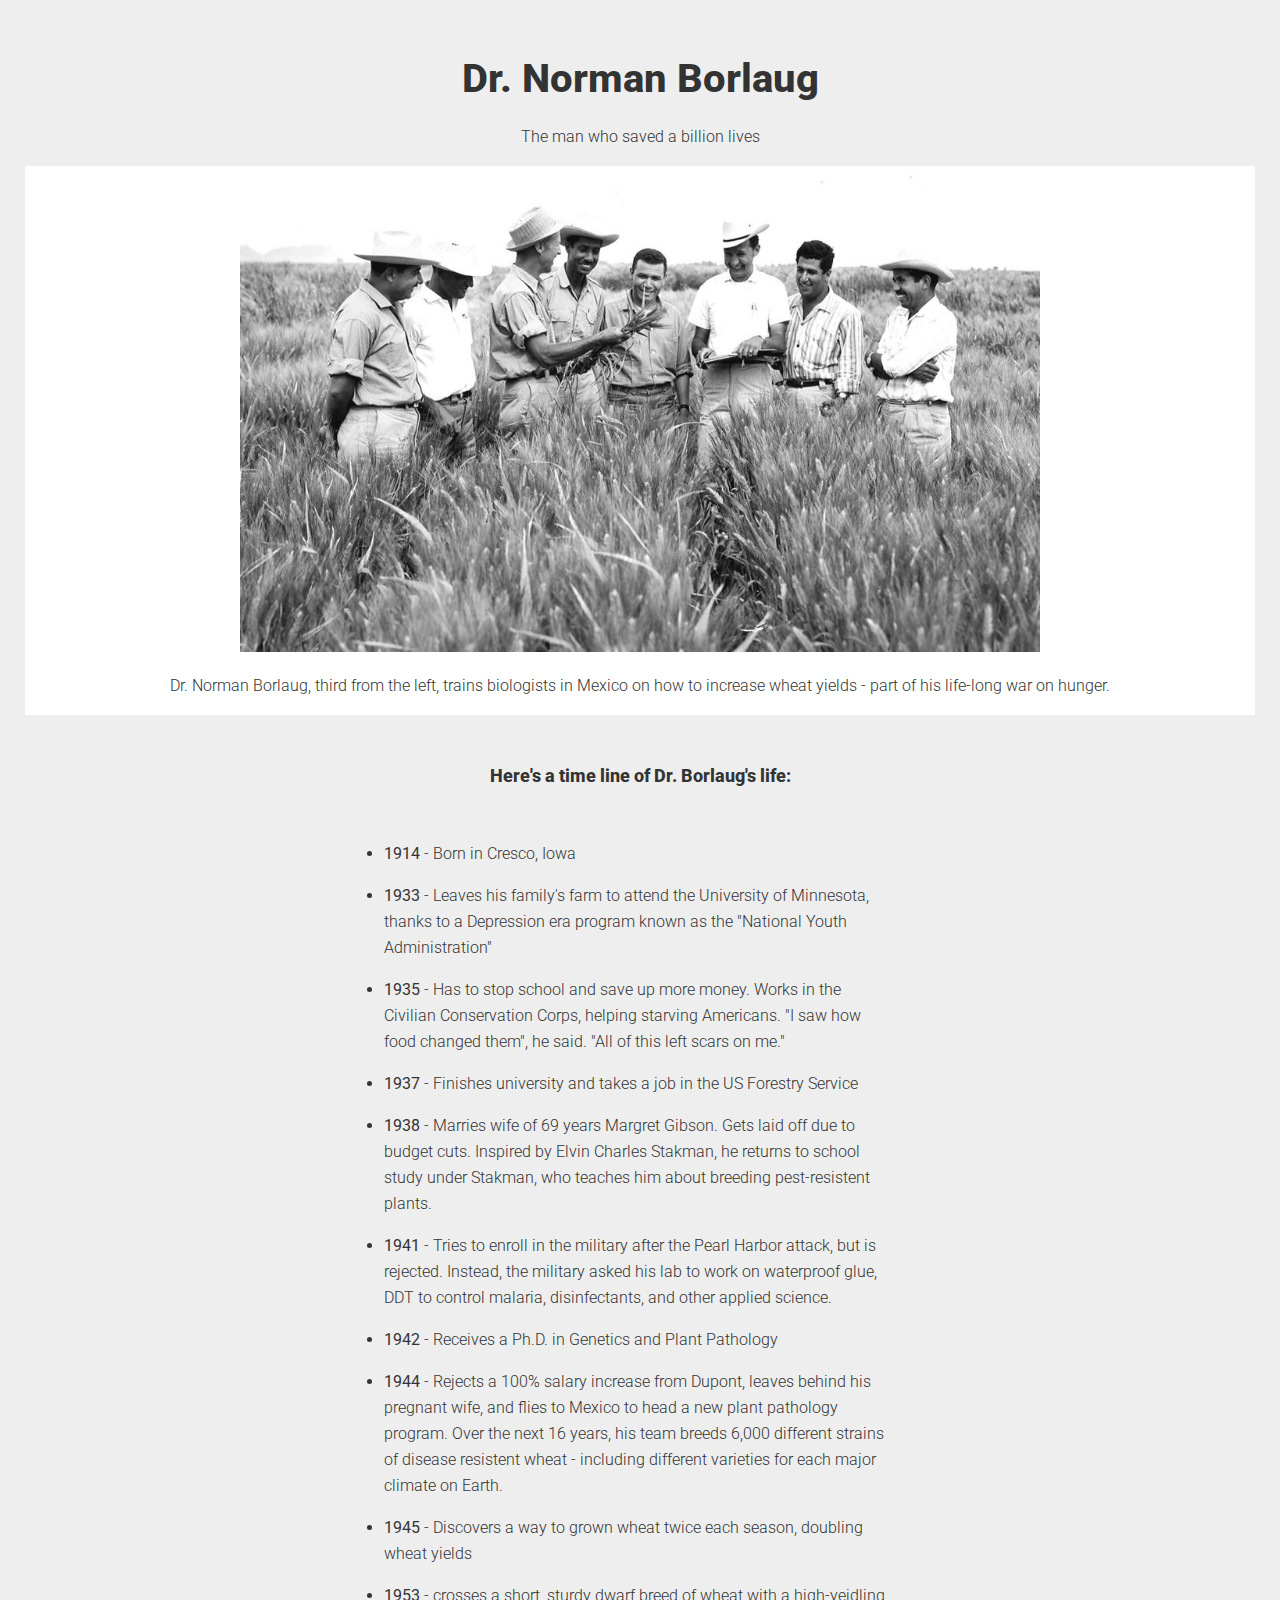
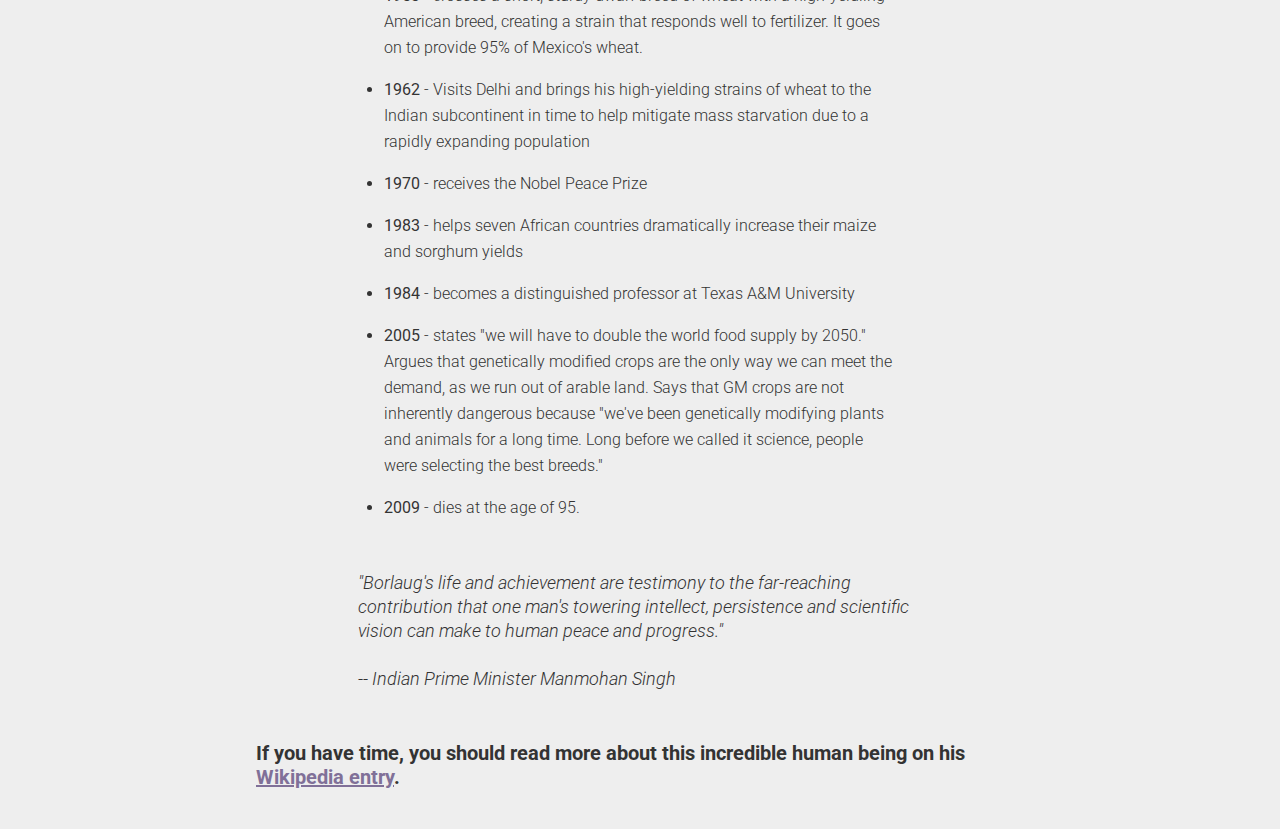
<file: freeCodeCamp.org/Responsive Web Design Projects/Tribute Page/index.html>
<!DOCTYPE html>
<html>
    <head>
        <meta charset="UTF-8">
        <meta name="viewport" content="width=device-width, initial-scale=1">
        <link href="https://fonts.googleapis.com/css2?family=Roboto:ital,wght@0,300;0,400;0,500;0,700;0,900;1,300;1,400;1,500;1,700;1,900&display=swap" rel="stylesheet">
        <title>Tribute Page</title>
        <link rel="stylesheet" href="styles.css">
    </head>

    <body id="main">

        <header>
            <h1 id=title>Dr. Norman Borlaug</h1>
            <p>The man who saved a billion lives</p>
        </header>

        <section id="img-div">
            <img id="image" src="./main_image.jpg" alt="">
            <p id="img-caption">Dr. Norman Borlaug, third from the left, trains biologists in Mexico on how to increase wheat yields - part of his life-long war on hunger.</p>
        </section>

        <section id="tribute-info">
            <h2>Here's a time line of Dr. Borlaug's life:</h2>

            <ul>
                <li><strong>1914</strong> - Born in Cresco, Iowa</li>
                <li><strong>1933</strong> - Leaves his family's farm to attend the University of Minnesota, thanks to a Depression era program known as the "National Youth Administration"</li>
                <li><strong>1935</strong> - Has to stop school and save up more money. Works in the Civilian Conservation Corps, helping starving Americans. "I saw how food changed them", he said. "All of this left scars on me."</li>
                <li><strong>1937</strong> - Finishes university and takes a job in the US Forestry Service</li>
                <li><strong>1938</strong> - Marries wife of 69 years Margret Gibson. Gets laid off due to budget cuts. Inspired by Elvin Charles Stakman, he returns to school study under Stakman, who teaches him about breeding pest-resistent plants.</li>
                <li><strong>1941</strong> - Tries to enroll in the military after the Pearl Harbor attack, but is rejected. Instead, the military asked his lab to work on waterproof glue, DDT to control malaria, disinfectants, and other applied science.</li>
                <li><strong>1942</strong> - Receives a Ph.D. in Genetics and Plant Pathology</li>
                <li><strong>1944</strong> - Rejects a 100% salary increase from Dupont, leaves behind his pregnant wife, and flies to Mexico to head a new plant pathology program. Over the next 16 years, his team breeds 6,000 different strains of disease resistent wheat - including different varieties for each major climate on Earth.</li>
                <li><strong>1945</strong> - Discovers a way to grown wheat twice each season, doubling wheat yields</li>
                <li><strong>1953</strong> - crosses a short, sturdy dwarf breed of wheat with a high-yeidling American breed, creating a strain that responds well to fertilizer. It goes on to provide 95% of Mexico's wheat.</li>
                <li><strong>1962</strong> - Visits Delhi and brings his high-yielding strains of wheat to the Indian subcontinent in time to help mitigate mass starvation due to a rapidly expanding population</li>
                <li><strong>1970</strong> - receives the Nobel Peace Prize</li>
                <li><strong>1983</strong> - helps seven African countries dramatically increase their maize and sorghum yields</li>
                <li><strong>1984</strong> - becomes a distinguished professor at Texas A&M University</li>
                <li><strong>2005</strong> - states "we will have to double the world food supply by 2050." Argues that genetically modified crops are the only way we can meet the demand, as we run out of arable land. Says that GM crops are not inherently dangerous because "we've been genetically modifying plants and animals for a long time. Long before we called it science, people were selecting the best breeds."</li>
                <li><strong>2009</strong> - dies at the age of 95.</li>
            </ul>
        </section>

        <section id="quote">
            <p><em>"Borlaug's life and achievement are testimony to the far-reaching contribution that one man's towering intellect, persistence and scientific vision can make to human peace and progress."</em></p>
            <br>
            <p><em>-- Indian Prime Minister Manmohan Singh</em></p>
        </section>

        <p id="link">If you have time, you should read more about this incredible human being on his <a href="https://en.wikipedia.org/wiki/Norman_Borlaug" target="_blank">Wikipedia entry</a>.</p>

    </body>
</html>
</file>
<file: The Web Developer Bootcamp/Colour Game/styles.css>
body {
    background-color: #232323;
    margin: 0;
    font-family: 'Montserrat', sans-serif;
}

h1 {
    text-align: center;
    color: white;
    background-color: steelblue;
    margin: 0;
    font-weight: normal;
    text-transform: uppercase;
    line-height: 1.1;
    padding: 20px 0;
    font-size: 200%;
}

#container {
    margin: 20px auto;
    max-width: 600px;
    width: 70%;
}

.square {
    width: 30%;
    float: left;
    padding-bottom: 30%;
    margin: 1.66%;
    border-radius: 15%;
    transition: background 0.5s;
    -webkit-transition: background 0.5s;
    -moz-transition: background 0.5s;
}

#color-display {
    font-size: 200%;
}

#message {
    display: inline-block;
    width: 20%;
}

#stripe {
    background-color: white;
    height: 30px;
    text-align: center;
    color: black;
}

.selected {
    background-color: steelblue;
    color: white;
}

button {
    border: none;
    background: none;
    text-transform: uppercase;
    height: 100%;
    font-weight: 700;
    color: steelblue;
    letter-spacing: 1px;
    font-size: inherit;
    transition: all 0.25s;
    -webkit-transition: all 0.25s;
    -moz-transition: all 0.25s;
    outline: none;
}

button:hover {
    background-color: steelblue;
    color: white;
}

@media (max-width: 576px) {
    h1 {
        font-size: 150%;
    }

    #stripe {
        height: 25px;
    }
}

@media (max-width: 398px) {
    h1 {
        font-size: 120%;
    }

    #stripe {
        height: 20px;
    }
}
</file>
<file: The Web Developer Bootcamp/To Do List/assets/css/styles.css>
body {
    background: linear-gradient(90deg, #2bc0e4 10%, #eaecc6 90%);
    font-family: 'Roboto', sans-serif;
}

#container {
    width: 80%;
    max-width: 360px;
    margin: 100px auto;
    box-shadow: 0 0 5px rgba(0, 0, 0, 0.15);
}

h1 {
    color: #fff;
    background-color: #2980b9;
    margin: 0;
    padding: 10px 20px;
    font-size: 24px;
    font-weight: 400;
    text-transform: uppercase;
}

.fa-plus {
    float: right;
}

input {
    box-sizing: border-box;
    border: 2px solid transparent;
    font-size: 16px;
    width: 100%;
    background-color: #f7f7f7;
    color: rgb(41, 128, 185);
    padding: 13px 13px 13px 20px;
}

input:focus {
    background-color: #fff;
    border: 2px solid #2980b9;
    outline: none;
}

::placeholder {
    opacity: 0.6;
}

ul {
    list-style: none;
    margin: 0;
    padding: 0;
}

li {    
    color: #666;
    background-color: #fff;
    height: 40px;
    line-height: 40px;
}

li:nth-child(2n) {
    background-color: #f7f7f7;
}

span {
    background-color: #e74c3c;
    height: 40px;
    margin-right: 20px;
    text-align: center;
    color: #fff;
    width: 0;
    display: inline-block;
    transition: all 0.2s linear;
    opacity: 0;
}

li:hover span {
    width: 40px;
    opacity: 1;
}

.completed {
    color: #808080;
    text-decoration: line-through;
}
</file>
<file: YouTube/Digital-Clock/styles.css>
* {
    margin: 0;
    padding: 0;
    box-sizing: border-box;
}

body {
    background: url("pattern.jpg");
}

.main {
    background: #c8c8c8;
    width: 400px;
    margin: 100px auto;
    height: 175px;
    position: relative;
    padding: 30px;
    border: 2px solid #000;
}

.badge {
    width: 150px;
    position: absolute;
    left: 125px;
    top: -15px;
    background: #e66357;
    color: #fff;
    padding: 5px 10px;
    font-family: sans-serif;
    font-weight: bold;
    text-align: center;
}

.clock {
    background: #ebebeb;
    text-align: center;
    padding-top: 26px;
    font-size: 48px;
    height: 100%; 
    font-family: 'Orbitron', sans-serif;
    border-radius: 5px;
}
</file>
<file: YouTube/Memory-Game/styles.css>
* {
    margin: 0;
    padding: 0;
    box-sizing: border-box;
    font-family: "Asap condensed", sans-serif;
    word-spacing: 5px;
}

body {
    width: 100vw;
    height: 100vh;
    background: #060ab2;
}

header {
    background-color: #060852;
    padding: 20px;
}

header > h1 {
    color: #fff;
    text-align: center;
    font-size: 40px;
}

.container {
    display: grid;
    grid-template-columns: 29% 39% 29%;
    grid-column-gap: 1.5%;
    grid-row-gap: 0;
    margin-top: 50px;
}

.memory-game {
    width: 100%;
    height: 80vh;
    display: grid;
    grid-template-columns: 24% 24% 24% 24%;
    grid-column-gap: 1.33%;
    grid-row-gap: 10px;
    margin: auto;
    margin-bottom: 50px;
    -webkit-perspective: 1000px;
}

h3 {
    text-align: center;
    margin: 0 auto;
    font-size: 1.8em;
    padding-bottom: 10px;
    text-transform: uppercase;
}

ol {
    line-height: 1.5em;
    margin-left: 15px;
    margin-right: 15px;
    list-style-type: lower-roman;
    font-size: 1.25em;
    padding-left: 40px;
}

.instructions {
    color: #fff;
    margin-top: 33.33%;
}

.info {
    color:#fff;
    font-size: 2em;
    text-align: center;
    line-height: 1.5em;
    margin: 45% auto 0 auto;
    font-weight: bold;
}

button {
    font-size: 0.75em;
    padding: 8px;
    font-weight: bold;
    border: 2px solid #000;
    margin-top: 15px;
}

.memory-card {
    width: 100%;
    height: 100%;
    -webkit-transform: scale(1);
    -webkit-transform-style: preserve-3d;
    transition: transform 0.5s;
}

.memory-card:active {
    -webkit-transform: scale(.97);
    transition: transform .2s;
}

.memory-card.flip {
    -webkit-transform: rotateY(180deg);
    transition: transform .5s;
}

.front-face, .back-face {
    width: 100%;
    height: 100%;
    padding: 20%;
    border-radius: 5px;
    position: absolute;
    background: #1c7ccc;
    -webkit-backface-visibility: hidden;
    border: 1px solid #000;
}

.front-face {
    -webkit-transform: rotateY(180deg);
    background-color: #85ff85;
}

.back-face {
    font-family: 'Bangers', cursive;
    text-align: center;
    font-size: 48px;
    padding: 15px;
    overflow: hidden;
}

@media (max-width: 1299px) and (min-width: 1200px) {
    .memory-game {
        height: 70vh;
    }

    .back-face {
        font-size: 42px;
    }
}

@media (max-width: 1199px) and (min-width: 1100px) {
    ol {
        font-size: 1.15em;
    }

    h3 {
        font-size: 1.6em;
    }

    .info {
        font-size: 1.6em;
    }

    .memory-game {
        height: 70vh;
    }

    .back-face {
        font-size: 40px;
    }
}

@media (max-width: 1099px) and (min-width: 1000px) {
    ol {
        font-size: 1.1em;
    }

    h3 {
        font-size: 1.5em;
    }

    .info {
        font-size: 1.5em;
    }

    .memory-game {
        height: 65vh;
    }

    .back-face {
        font-size: 38px;
    }
}

@media (max-width: 999px) and (min-width: 900px) {
    ol {
        font-size: 0.9em;
    }

    .memory-game {
        height: 60vh;
    }

    .back-face {
        font-size: 34px;
    }
}

@media (max-width: 899px) and (min-width: 800px) {
    ol {
        font-size: 0.8em;
    }

    h3 {
        font-size: 1.35em;
    }

    .info {
        font-size: 1.35em;
    }

    .memory-game {
        height: 55vh;
    }

    .back-face {
        font-size: 30px;
    }
}

@media (max-width: 799px) and (min-width: 700px) {
    header {
        position: fixed;
        top: 0;
        width: 100%;
    }

    .container {
        grid-template-columns: 60% 35%;
        margin-top: 30px;
    }

    .instructions {
        grid-column-start: 1;
        grid-column-end: 3;
        margin-top: 70px;
        margin-bottom: 30px;
    }

    ol {
        font-size: 1em;
        padding-left: 180px;
    }

    .memory-game {
        margin-left: 30px;
        height: 65vh;
    }

    .back-face {
        font-size: 38px;
    }

    .info {
        font-size: 1.5em;
        margin: 125px auto 0 auto;
    }
}

@media (max-width: 699px) and (min-width: 576px) {
    header {
        position: fixed;
        top: 0;
        width: 100%;
    }
    
    .container {
        grid-template-columns: 60% 35%;
        margin-top: 25px;
    }

    .instructions {
        grid-column-start: 1;
        grid-column-end: 3;
        margin-top: 70px;
        margin-bottom: 25px;
    }

    h3 {
        font-size: 1.4em;
    }

    ol {
        font-size: 1em;
        padding-left: 100px;
    }

    .memory-game {
        margin: 0 20px 25px 20px;
        height: 60vh;
    }

    .back-face {
        font-size: 34px;
    }

    .info {
        font-size: 1.35em;
        margin: 150px auto 0 auto;
    }
}

@media (max-width: 575px) and (min-width: 526px) {
    header {
        position: fixed;
        top: 0;
        width: 100%;
    }

    .container {
        grid-template-columns: 5% 90% 5%;
        margin-top: 15px;
    }

    .instructions {
        grid-column-start: 1;
        grid-column-end: 4;
        margin-top: 80px;
        margin-bottom: 25px;
    }

    h3 {
        font-size: 1.3em;
    }

    ol {
        font-size: 1em;
        padding-left: 100px;
    }

    .memory-game {
        grid-column-start: 2;
        grid-column-end: 3;
        grid-template-columns: 24% 24% 24% 24%;
        margin-bottom: 25px;
        height: 65vh;
    }

    .back-face {
        font-size: 33px;
        line-height: 1.4em;
    }

    .info {
        grid-column-start: 1;
        grid-column-end: 4;
        font-size: 1.35em;
        margin: 0 auto 20px auto;
    }
}

@media (max-width: 525px) and (min-width: 400px) {
    header {
        position: fixed;
        top: 0;
        width: 100%;
    }

    .container {
        grid-template-columns: 5% 90% 5%;
        margin-top: 15px;
    }

    .instructions {
        grid-column-start: 1;
        grid-column-end: 4;
        margin-top: 80px;
        margin-bottom: 25px;
    }

    h3 {
        font-size: 1.3em;
    }

    ol {
        font-size: 0.85em;
    }

    .memory-game {
        grid-column-start: 2;
        grid-column-end: 3;
        grid-template-columns: 24% 24% 24% 24%;
        margin-bottom: 25px;
        height: 60vh;
    }

    .back-face {
        font-size: 35px;
        line-height: 1em;
    }

    .info {
        grid-column-start: 1;
        grid-column-end: 4;
        font-size: 1.2em;
        margin: 0 auto 20px auto;
    }
}

@media (max-width: 399px) and (min-width: 350px) {
    header {
        position: fixed;
        top: 0;
        width: 100%;
    }

    .container {
        grid-template-columns: 5% 90% 5%;
        margin-top: 15px;
    }

    .instructions {
        grid-column-start: 1;
        grid-column-end: 4;
        margin-top: 80px;
        margin-bottom: 25px;
    }

    h3 {
        font-size: 1.3em;
    }

    ol {
        font-size: 0.85em;
    }

    .memory-game {
        grid-column-start: 2;
        grid-column-end: 3;
        grid-template-columns: 24% 24% 24% 24%;
        margin-bottom: 25px;
        height: 50vh;
    }

    .back-face {
        font-size: 28px;
        line-height: 1em;
    }

    .info {
        grid-column-start: 1;
        grid-column-end: 4;
        font-size: 1.1em;
        margin: 0 auto 20px auto;
    }
}

@media (max-width: 349px) and (min-width: 320px) {
    header {
        position: fixed;
        top: 0;
        width: 100%;
    }

    .container {
        grid-template-columns: 5% 90% 5%;
        margin-top: 15px;
    }

    .instructions {
        grid-column-start: 1;
        grid-column-end: 4;
        margin-top: 80px;
        margin-bottom: 25px;
    }

    h3 {
        font-size: 1.3em;
    }

    ol {
        font-size: 0.75em;
    }

    .memory-game {
        grid-column-start: 2;
        grid-column-end: 3;
        grid-template-columns: 24% 24% 24% 24%;
        margin-bottom: 25px;
        height: 45vh;
    }

    .back-face {
        font-size: 25px;
        line-height: 1em;
    }

    .info {
        grid-column-start: 1;
        grid-column-end: 4;
        font-size: 1.1em;
        margin: 0 auto 20px auto;
    }
}

@media (max-width: 319px) and (min-width: 0px) {
    header {
        position: fixed;
        top: 0;
        width: 100%;
    }

    .container {
        grid-template-columns: 5% 90% 5%;
        margin-top: 15px;
    }

    .instructions {
        grid-column-start: 1;
        grid-column-end: 4;
        margin-top: 60px;
        margin-bottom: 25px;
    }

    header > h1 {
        font-size: 25px;
    }

    h3 {
        font-size: 1.2em;
    }

    ol {
        font-size: 0.7em;
    }

    .memory-game {
        grid-column-start: 2;
        grid-column-end: 3;
        grid-template-columns: 24% 24% 24% 24%;
        margin-bottom: 25px;
        height: 35vh;
    }

    .back-face {
        font-size: 15px;
        line-height: 1em;
    }

    .info {
        grid-column-start: 1;
        grid-column-end: 4;
        font-size: 1em;
        margin: 0 auto 20px auto;
    }
}
</file>
<file: YouTube/Rock-Paper-Scissors/styles.css>
* {
    margin: 0;
    padding: 0;
    box-sizing: border-box;
    font-family: "Asap condensed", sans-serif;

    word-spacing: 5px;
}

body {
    background-color: #292C34;
}

header {
    background-color: #FFFFFF;
    padding: 20px;
}

header > h1 {
    color: #292C34;
    text-align: center;
    font-size: 40px;
}

.score-board {
    margin: 20px auto;
    border: 3px solid #FFFFFF;
    border-radius: 4px;
    text-align: center;
    width: 200px;
    color: #FFFFFF;
    font-size: 46px;
    padding: 15px 20px;
    position: relative;
}

.badge {
    background-color: #E2584B;
    color: #FFFFFF;
    font-size: 14px;
    padding: 2px 10px;
    text-transform: uppercase;
}

#user-label {
    position: absolute;
    top: 30px;
    left: -25px;
}

#computer-label {
    position: absolute;
    top: 30px;
    right: -40px;
}

.results {
    font-size: 40px;
    color: #FFFFFF;
}

.result, .user-choice, .computer-choice, .who-beats-who {
    text-align: center;
    font-weight: bold;
}

.user-choice, .computer-choice, .who-beats-who {
    font-size: 25px;
}

.result {
    margin-top: 10px;
}

.choices {
    margin-top: 50px;
    text-align: center;
}

.choice {
    border: 4px solid #FFFFFF;
    border-radius: 50%;
    margin: 0 20px 10px 20px;
    padding: 10px;
    display: inline-block;
    transition: all 0.5s ease;
}

.choice:hover {
    cursor: pointer;
    background-color: #bbbbbb;/*think of better color*/
}

#action-message {
    text-align: center;
    color: #FFFFFF;
    font-weight: bold;
    font-size: 20px;
}

button {
    background-color: #000000;
    margin: 0 auto;
    text-decoration: none;
    padding: 8px;
    text-align: center;
    border: 1px solid #FFFFFF;

}

#refresh {
    display: block;
    text-align: center;
    color: #FFFFFF;
    font-weight: bold;
    font-size: 20px;
    margin-top: 60px;
}

.green-glow {
    border: 4px solid #4DCC7D;
    box-shadow: 0 0 10px #31B43A;
}

.red-glow {
    border: 4px solid #FC121B;
    box-shadow: 0 0 10px #D01115;
}

.gray-glow {
    border: 4px solid #464647;
    box-shadow: 0 0 10px #25292B;
}
</file>
<file: YouTube/Temperature-Converter/styles.css>
* {
    margin: 0;
    padding: 0;
    box-sizing: border-box;
    font-family: 'Asap Condensed', sans-serif;
}

body {
    background: #000;
}

div {
    height: 33.33vh;
}

input[type=text] {
    width: 100%;
    height: 100%;
    background: #000;
    color: #fff;
    outline: none;
    font-size: 900%;
    text-align: center;
    border: 0;
}

#fahrenheit {
    border-top: 4px solid #fff;
    border-bottom: 4px solid #fff;
}

::-webkit-input-placeholder {
    color: #262626;
}

::-moz-placeholder {
    color: #262626;
}

::-ms-input-placeholder {
    color: #262626;
}

@media (max-width: 699px) and (min-width: 600px) {
    input[type=text] {
        font-size: 800%;
    }
}

@media (max-width: 599px) and (min-width: 520px) {
    input[type=text] {
        font-size: 700%;
    }
}

@media (max-width: 519px) and (min-width: 440px) {
    input[type=text] {
        font-size: 600%;
    }
}

@media (max-width: 439px) and (min-width: 360px) {
    input[type=text] {
        font-size: 500%;
    }
}

@media (max-width: 359px) and (min-width: 325px) {
    input[type=text] {
        font-size: 450%;
    }
}

@media (max-width: 324px) and (min-width: 290px) {
    input[type=text] {
        font-size: 400%;
    }
}

@media (max-width: 289px){
    input[type=text] {
        font-size: 200%;
    }
}
</file>
<file: YouTube/Tetris/styles.css>
* {
  margin: 0;
  padding: 0;
  box-sizing: border-box;
  font-family: "Asap condensed", sans-serif;
  word-spacing: 5px;
}

header {
  background-color: #292c34;
  padding: 20px;
  margin-bottom: 60px;
}

header > h1 {
  color: #fff;
  text-align: center;
  font-size: 40px;
}

body {
  background-color: #aaa;
}

.container {
  display: grid;
  grid-column-gap: 0;
}

.game {
  display: grid;
  align-items: start;
  justify-self: center;
  grid-column-start: 2;
  grid-column-end: 3;
}

.grid {
  display: flex;
  flex-wrap: wrap;
  background-color: #292c34;
}

.square {
  border: 1px solid rgba(255,255,255,0.15);
}

.tetromino {
  background-color: blue;
  border: 1px solid #000 !important ; 
}


.mini-grid {
  display: flex;
  flex-wrap: wrap;
  background-color: #292c34;
}

.mini-grid div {
  border: 1px solid rgba(255,255,255,0.15);
}

#start-button {
  padding: 8px;
  color: #292c34;
  font-weight: bold;
  text-align: center;
  border: 1px solid black;
}

h3 {
  margin-right: 0;
  text-align: center;
  color: #292c34;
}

.col-3 > p {
  font-weight: 400;
  margin-bottom: 5px;
}

@media (min-width: 600px) {
  .container {
    grid-template-columns: auto 550px auto;
  }

  .col-1, .col-3 {
    margin-top: 20px;
  }

  .grid {
    width: 250px;
    height: 500px;
  }

  .grid div {
    height: 25px;
    width: 25px;
  }

  .mini-grid {
    width: 100px;
    height: 100px;
  }

  .mini-grid div {
    height: 25px;
    width: 25px;
  }

  .game {
      grid-column-gap: 50px;
      grid-template-columns: 100px 250px 100px;
  }

  #start-button, h3 {
    width: 100px;
  }

  #start-button {
    font-size: 20px;
  }

  h3 {
    font-size: 25px;
    margin-top: 30px;
  }

  .col-3 > p {
    font-size: 16px;
  }
}

@media (max-width: 599px) and (min-width: 550px) {
  .container {
    grid-template-columns: auto 500px auto;
  }

  .col-1, .col-3 {
    margin-top: 20px;
  }

  .grid {
    width: 250px;
    height: 500px;
  }

  .grid div {
    height: 25px;
    width: 25px;
  }

  .mini-grid {
    width: 100px;
    height: 100px;
  }

  .mini-grid div {
    height: 25px;
    width: 25px;
  }

  .game {
      grid-column-gap: 25px;
      grid-template-columns: 100px 250px 100px;
  }

  #start-button, h3 {
    width: 100px;
  }

  #start-button {
    font-size: 20px;
  }

  h3 {
    font-size: 25px;
    margin-top: 30px;
  }

  .col-3 > p {
    font-size: 16px;
  }
}

@media (max-width: 549px) and (min-width: 500px) {
  .container {
    grid-template-columns: auto 436px auto;
  }

  .col-1, .col-3 {
    margin-top: 20px;
  }

  .grid {
    width: 220px;
    height: 440px;
  }

  .grid div {
    height: 22px;
    width: 22px;
  }

  .mini-grid {
    width: 88px;
    height: 88px;
  }

  .mini-grid div {
    height: 22px;
    width: 22px;
  }

  .game {
      grid-column-gap: 20px;
      grid-template-columns: 88px 220px 88px;
  }

  #start-button, h3 {
    width: 88px;
  }

  h3 {
    font-size: 22px;
    margin-top: 22px;
  }

  #start-button {
    font-size: 20px;
  }

  .col-3 > p {
    font-size: 14px;
  }
}

@media (max-width: 499px) and (min-width: 430px) {
  .container {
    grid-template-columns: auto 380px auto;
  }

  .game {
      grid-column-gap: 30px;
      grid-template-columns: 250px 100px;
      grid-template-rows: 150px 350px;
  }

  .col-1 {
    grid-column-start: 2;
    grid-column-end: 3;
    grid-row-start: 2;
    grid-row-end: 3;
    margin-top: 35px;
  }

  .col-2 {
    grid-column-start: 1;
    grid-column-end: 2;
    grid-row-start: 1;
    grid-row-end: 3;
  }

  .col-3 {
    grid-column-start: 2;
    grid-column-end: 3;
    grid-row-start: 1;
    grid-row-end: 2;
    margin-top: 20px;
  }

  .grid {
    width: 250px;
    height: 500px;
  }

  .grid div {
    height: 25px;
    width: 25px;
  }

  .mini-grid {
    width: 100px;
    height: 100px;
  }

  .mini-grid div {
    height: 25px;
    width: 25px;
  }

  #start-button, h3 {
    width: 100px;
  }

  h3 {
    font-size: 25px;
    margin-top: 22px;
  }

  #start-button {
    font-size: 22px;
  }

  .col-3 > p {
    font-size: 16px;
  }
}

@media (max-width: 429px) and (min-width: 370px) {
  .container {
    grid-template-columns: auto 330px auto;
  }

  .game {
      grid-column-gap: 22px;
      grid-template-columns: 220px 88px;
      grid-template-rows: 140px 300px;
  }

  .col-1 {
    grid-column-start: 2;
    grid-column-end: 3;
    grid-row-start: 2;
    grid-row-end: 3;
    margin-top: 35px;
  }

  .col-2 {
    grid-column-start: 1;
    grid-column-end: 2;
    grid-row-start: 1;
    grid-row-end: 3;
  }

  .col-3 {
    grid-column-start: 2;
    grid-column-end: 3;
    grid-row-start: 1;
    grid-row-end: 2;
    margin-top: 20px;
  }

  .grid {
    width: 220px;
    height: 440px;
  }

  .grid div {
    height: 22px;
    width: 22px;
  }

  .mini-grid {
    width: 88px;
    height: 88px;
  }

  .mini-grid div {
    height: 22px;
    width: 22px;
  }

  #start-button, h3 {
    width: 88px;
  }

  h3 {
    font-size: 22px;
    margin-top: 22px;
  }

  #start-button {
    font-size: 20px;
  }

  .col-3 > p {
    font-size: 14px;
  }
}

@media (max-width: 369px) and (min-width: 325px) {
  .container {
    grid-template-columns: auto 295px auto;
  }

  .game {
      grid-column-gap: 15px;
      grid-template-columns: 200px 80px;
      grid-template-rows: 120px 280px;
  }

  .col-1 {
    grid-column-start: 2;
    grid-column-end: 3;
    grid-row-start: 2;
    grid-row-end: 3;
    margin-top: 35px;
  }

  .col-2 {
    grid-column-start: 1;
    grid-column-end: 2;
    grid-row-start: 1;
    grid-row-end: 3;
  }

  .col-3 {
    grid-column-start: 2;
    grid-column-end: 3;
    grid-row-start: 1;
    grid-row-end: 2;
    margin-top: 20px;
  }

  .grid {
    width: 200px;
    height: 400px;
  }

  .grid div {
    height: 20px;
    width: 20px;
  }

  .mini-grid {
    width: 80px;
    height: 80px;
  }

  .mini-grid div {
    height: 20px;
    width: 20px;
  }

  #start-button, h3 {
    width: 80px;
  }

  h3 {
    font-size: 20px;
    margin-top: 15px;
  }

  #start-button {
    font-size: 18px;
  }

  .col-3 > p {
    font-size: 13px;
  }
}

@media (max-width: 324px) and (min-width: 297px) {
  header {
    padding: 15px;
    margin-bottom: 40px;
  }

  header > h1 {
    font-size: 35px;
  }

  .container {
    grid-template-columns: auto 267px auto;
  }

  .game {
      grid-column-gap: 15px;
      grid-template-columns: 180px 72px;
      grid-template-rows: 108px 252px;
  }

  .col-1 {
    grid-column-start: 2;
    grid-column-end: 3;
    grid-row-start: 2;
    grid-row-end: 3;
    margin-top: 35px;
  }

  .col-2 {
    grid-column-start: 1;
    grid-column-end: 2;
    grid-row-start: 1;
    grid-row-end: 3;
  }

  .col-3 {
    grid-column-start: 2;
    grid-column-end: 3;
    grid-row-start: 1;
    grid-row-end: 2;
    margin-top: 20px;
  }

  .grid {
    width: 180px;
    height: 360px;
  }

  .grid div {
    height: 18px;
    width: 18px;
  }

  .mini-grid {
    width: 72px;
    height: 72px;
  }

  .mini-grid div {
    height: 18px;
    width: 18px;
  }

  #start-button, h3 {
    width: 72px;
  }

  h3 {
    font-size: 20px;
    margin-top: 15px;
  }

  #start-button {
    font-size: 17px;
    padding: 6px
  }

  .col-3 > p {
    font-size: 11.5px;
  }
}

@media (max-width: 296px) and (min-width: 260px) {
  header {
    padding: 15px;
    margin-bottom: 40px;
  }

  header > h1 {
    font-size: 35px;
  }

  .container {
    grid-template-columns: auto 236px auto;
  }

  .game {
      grid-column-gap: 12px;
      grid-template-columns: 160px 64px;
      grid-template-rows: 96px 224px;
  }

  .col-1 {
    grid-column-start: 2;
    grid-column-end: 3;
    grid-row-start: 2;
    grid-row-end: 3;
    margin-top: 35px;
  }

  .col-2 {
    grid-column-start: 1;
    grid-column-end: 2;
    grid-row-start: 1;
    grid-row-end: 3;
  }

  .col-3 {
    grid-column-start: 2;
    grid-column-end: 3;
    grid-row-start: 1;
    grid-row-end: 2;
    margin-top: 20px;
  }

  .grid {
    width: 160px;
    height: 320px;
  }

  .grid div {
    height: 16px;
    width: 16px;
  }

  .mini-grid {
    width: 64px;
    height: 64px;
  }

  .mini-grid div {
    height: 16px;
    width: 16px;
  }

  #start-button, h3 {
    width: 64px;
  }

  h3 {
    font-size: 18px;
    margin-top: 15px;
  }

  #start-button {
    font-size: 16px;
    padding: 5px
  }

  .col-3 > p {
    font-size: 10px;
  }
}

@media (max-width: 259px) {
  header {
    padding: 12px;
    margin-bottom: 30px;
  }

  header > h1 {
    font-size: 30px;
  }

  .container {
    grid-template-columns: auto 206px auto;
  }

  .game {
      grid-column-gap: 10px;
      grid-template-columns: 140px 56px;
      grid-template-rows: 84px 196px;
  }

  .col-1 {
    grid-column-start: 2;
    grid-column-end: 3;
    grid-row-start: 2;
    grid-row-end: 3;
    margin-top: 30px;
  }

  .col-2 {
    grid-column-start: 1;
    grid-column-end: 2;
    grid-row-start: 1;
    grid-row-end: 3;
  }

  .col-3 {
    grid-column-start: 2;
    grid-column-end: 3;
    grid-row-start: 1;
    grid-row-end: 2;
    margin-top: 15px;
  }

  .grid {
    width: 140px;
    height: 280px;
  }

  .grid div {
    height: 14px;
    width: 14px;
  }

  .mini-grid {
    width: 56px;
    height: 56px;
  }

  .mini-grid div {
    height: 14px;
    width: 14px;
  }

  #start-button, h3 {
    width: 56px;
  }

  h3 {
    font-size: 15px;
    margin-top: 12px;
  }

  #start-button {
    font-size: 14px;
    padding: 4px
  }

  .col-3 > p {
    font-size: 8.5px;
  }
}
</file>
<file: YouTube/Tic-Tac-Toe/styles.css>
* {
     margin: 0;
     padding: 0;
     box-sizing: border-box;
     font-family: "Asap condensed", sans-serif;
     word-spacing: 5px;
}

body {
    background-color: #292C34;
}

header {
    background-color: #FFFFFF;
    padding: 20px;
}

header > h1 {
    color: #292C34;
    text-align: center;
    font-size: 40px;
}

td {
    border: 2px solid #ffffff;
    height: 100px;
    width: 100px;
    text-align: center;
    vertical-align: middle;
    font-family: 'Comic Neue', cursive;
    font-weight: bold;
    font-size: 70px;
    cursor: pointer;
}

table {
    border-collapse: collapse;
    margin: 100px auto 0px auto;
    color: yellow;
}

table tr:first-child td {
     border-top: 0;
}

table tr:last-child td {
     border-bottom: 0;
}

table tr td:first-child {
     border-left: 0;
}

table tr td:last-child {
     border-right: 0;
}

.end-game {
    display: none;
    width: 200px;
    top: 245px;
    background-color: rgba(205,133,63,0.8);
    position: absolute;
    left: 50%;
    margin-left: -100px;
    padding-top: 50px;
    padding-bottom: 50px;
    text-align: center;
    border-radius: 5px;
    color: white;
    font-size: 200%;
    font-weight: bold;
}

button {
    background-color: #000000;
    color: white;
    margin: 0 auto;
    text-decoration: none;
    padding: 8px;
    text-align: center;
    border: 1px solid #FFFFFF;
}
</file>
<file: freeCodeCamp.org/Responsive Web Design Projects/Survey Form/styles.css>
*, *::before, *::after {
    box-sizing: border-box;
}

body {
    font-family: 'Poppins', sans-serif;
    font-size: 1rem;
    font-weight: 400;
    line-height: 1.4;
    color: #f3f3f3;
    margin: 0;
}

body::before {
    content: '';
    position: fixed;
    top: 0;
    left: 0;
    height: 100%;
    width: 100%;
    z-index: -1;
    background-color: #1b1b32;
    background-image: linear-gradient(115deg, rgba(58, 58, 158, 0.8), rgba(136, 136, 206, 0.7)), url(https://cdn.freecodecamp.org/testable-projects-fcc/images/survey-form-background.jpeg);
    background-size: cover;
    background-repeat: no-repeat;
    background-position: center;
}

h1 {
    line-height: 1.2;
    font-weight: 400;
}

p {
    font-size: 1.125rem;
}

h1, p {
    margin-top: 0;
    margin-bottom: 0.5rem;
}

label {
    display: flex;
    align-items: center;
    font-size: 1.125rem;
    margin-bottom: 0.5rem;
}

input, button, select, textarea {
    margin: 0;
    font-family: inherit;
    font-size: inherit;
    line-height: inherit;
}

button {
    border: none;
}

.container {
    width: 100%;
    margin: 3.125rem auto 0 auto;
}

@media (min-width: 576px) {
    .container {
        max-width: 540px;
    }
}

@media (min-width: 768px) {
    .container {
        max-width: 720px;
    }
}

header {
    padding: 0 0.625rem;
    margin-bottom: 1.875rem;
}

.description {
    font-style: italic;
    font-weight: 200;
    text-shadow: 1px 1px 1px rgba(0, 0, 0, 0.4);
}

.clue {
    margin-left: 0.25;
    font-size: 0.9rem;
    color: #e4e4e4;
}

.text-center {
    text-align: center;
}

form {
    background-color: rgba(27, 27, 50, 0.8);
    padding: 2.5rem 0.625rem;
    border-radius: 0.25rem;
}

@media (min-width: 480px) {
    form {
        padding: 2.5rem;
    }
}

.form-group {
    margin: 0 auto 1.25rem auto;
    padding: 0.25rem;
}

.form-control {
    display: block;
    width: 100%;
    height: 2.375rem;
    padding: 0.375rem 0.75rem;
    color: #495057;
    background-color: #fff;
    background-clip: padding-box;
    border: 1px solid #ced4da;
    border-radius: 0.25rem;
    transition: border-color 0.15s ease-in-out, box-shadow 0.15s ease-in-out;
}

.form-control:focus {
    border-color: #80bdff;
    outline: 0;
    box-shadow: 0 0 0 0.2rem rgba(0, 123, 255, 0.25);
}

.input-radio, .input-checkbox {
    display: inline-block;
    margin-right: 0.625rem;
    min-width: 1.25rem;
    min-height: 1.25rem; 
}

.input-textarea {
    min-height: 120px;
    width: 100%;
    padding: 0.625rem;
    resize: vertical;
}

.submit-button {
    display: block;
    width: 100%;
    padding: 0.75rem;
    background-color: #37af65;
    color: inherit;
    border-radius: 2px;
    cursor: pointer;
}
</file>
<file: freeCodeCamp.org/Responsive Web Design Projects/Technical Documentation Page/styles.css>
html, body {
    min-width: 290px;
    color: #4d4e53;
    background-color: #ffffff;
    font-family: "Open Sans", Arial, sans-serif;
    line-height: 1.5;
}

#navbar {
    position: fixed;
    min-width: 290px;
    top: 0px;
    left: 0px;
    width: 300px;
    height: 100%;
    border-right: solid;
    border-color: rgba(0, 22, 22, 0.4);
}

header {
    color: black;
    margin: 10px;
    text-align: center;
    font-size: 1.8em;
    font-weight: thin;
}

#main-doc header {
    text-align: left;
    margin: 0px;
}

#navbar ul {
    height: 88%;
    padding: 0;
    overflow-y: auto;
    overflow-x: hidden;
}

#navbar li {
    color: #4d4e53;
    border-top: 1px solid;
    list-style: none;
    position: relative;
    width: 100%;
}

#navbar a {
    display: block;
    padding: 10px 30px;
    color: #4d4e53;
    text-decoration: none;
    cursor: pointer;
}

#main-doc {
    position: absolute;
    margin-left: 310px;
    padding: 20px;
    margin-bottom: 110px;
}

section article {
    color: #4d4e53;
    margin: 15px;
    font-size: 0.96em;
}

section li {
    margin: 15px 0px 0px 20px;
}

code {
    display: block;
    text-align: left;
    white-space: pre;
    position: relative;
    word-break: normal;
    word-wrap: normal;
    line-height: 2;
    background-color: #f7f7f7;
    padding: 15px;
    margin: 10px;
    border-radius: 5px;
}

@media only screen and (max-width: 815px) {
    #navbar ul {
        border: 1px solid;
        height: 207px;
    }

    #navbar {
        background-color: white;
        position: absolute;
        top: 0;
        padding: 0;
        margin: 0;
        width: 100%;
        max-height: 275px;
        border: none;
        z-index: 1;
        border-bottom: 2px solid;
    }

    #main-doc {
        position: relative;
        margin-left: 0px;
        margin-top: 270px;
    }
}

@media only screen and (max-width: 400px) {
    #main-doc {
        margin-left: -10px;
    }

    code {
        margin-left: -20px;
        width: 100%;
        padding: 15px;
        padding-left: 10px;
        padding-right: 45px;
        min-width: 233px;
    }
}
</file>
<file: freeCodeCamp.org/Responsive Web Design Projects/Tribute Page/styles.css>
* {
    margin: 0px;
    padding: 0px;
    box-sizing: border-box;
    font-family: 'Roboto', sans-serif;
    color: #333;
}

body {
    background-color: #eee;
}

header {
    margin-top: 55px;
    margin-bottom: 20px;
    text-align: center;
}

h1 {
    font-weight: 800;
    font-size: 40px;
}

header > p {
    margin-top: 25px;
    font-size: 14x;
    font-weight: 300;
}

#img-div {
    background-color: #fff;
    text-align: center;
    margin: 0 25px;
}

img {
    width: 65%;
    height: auto;
}

#img-caption {
    padding-top: 20px;
    padding-bottom: 20px;
    font-size: 14x;
    font-weight: 300;
}

ul {
    list-style-type: disc;
}

h2 {
    text-align: center;
    margin-top: 50px;
    margin-bottom: 55px;
    font-size: 18px;
    font-weight: 800;
}

ul {
    margin: 0px 30%;
}

li {
    margin: 16px 0px;
    font-weight: 300;
    line-height: 26px;
}

#quote {
    font-size: 18px;
    font-weight: 300;
    margin: 50px 28%;
    line-height: 24px;
}

#link {
    margin: 40px 20%;
    font-size: 20px;
    font-weight: 700;
}

a {
    color: #807098;
}
</file>
